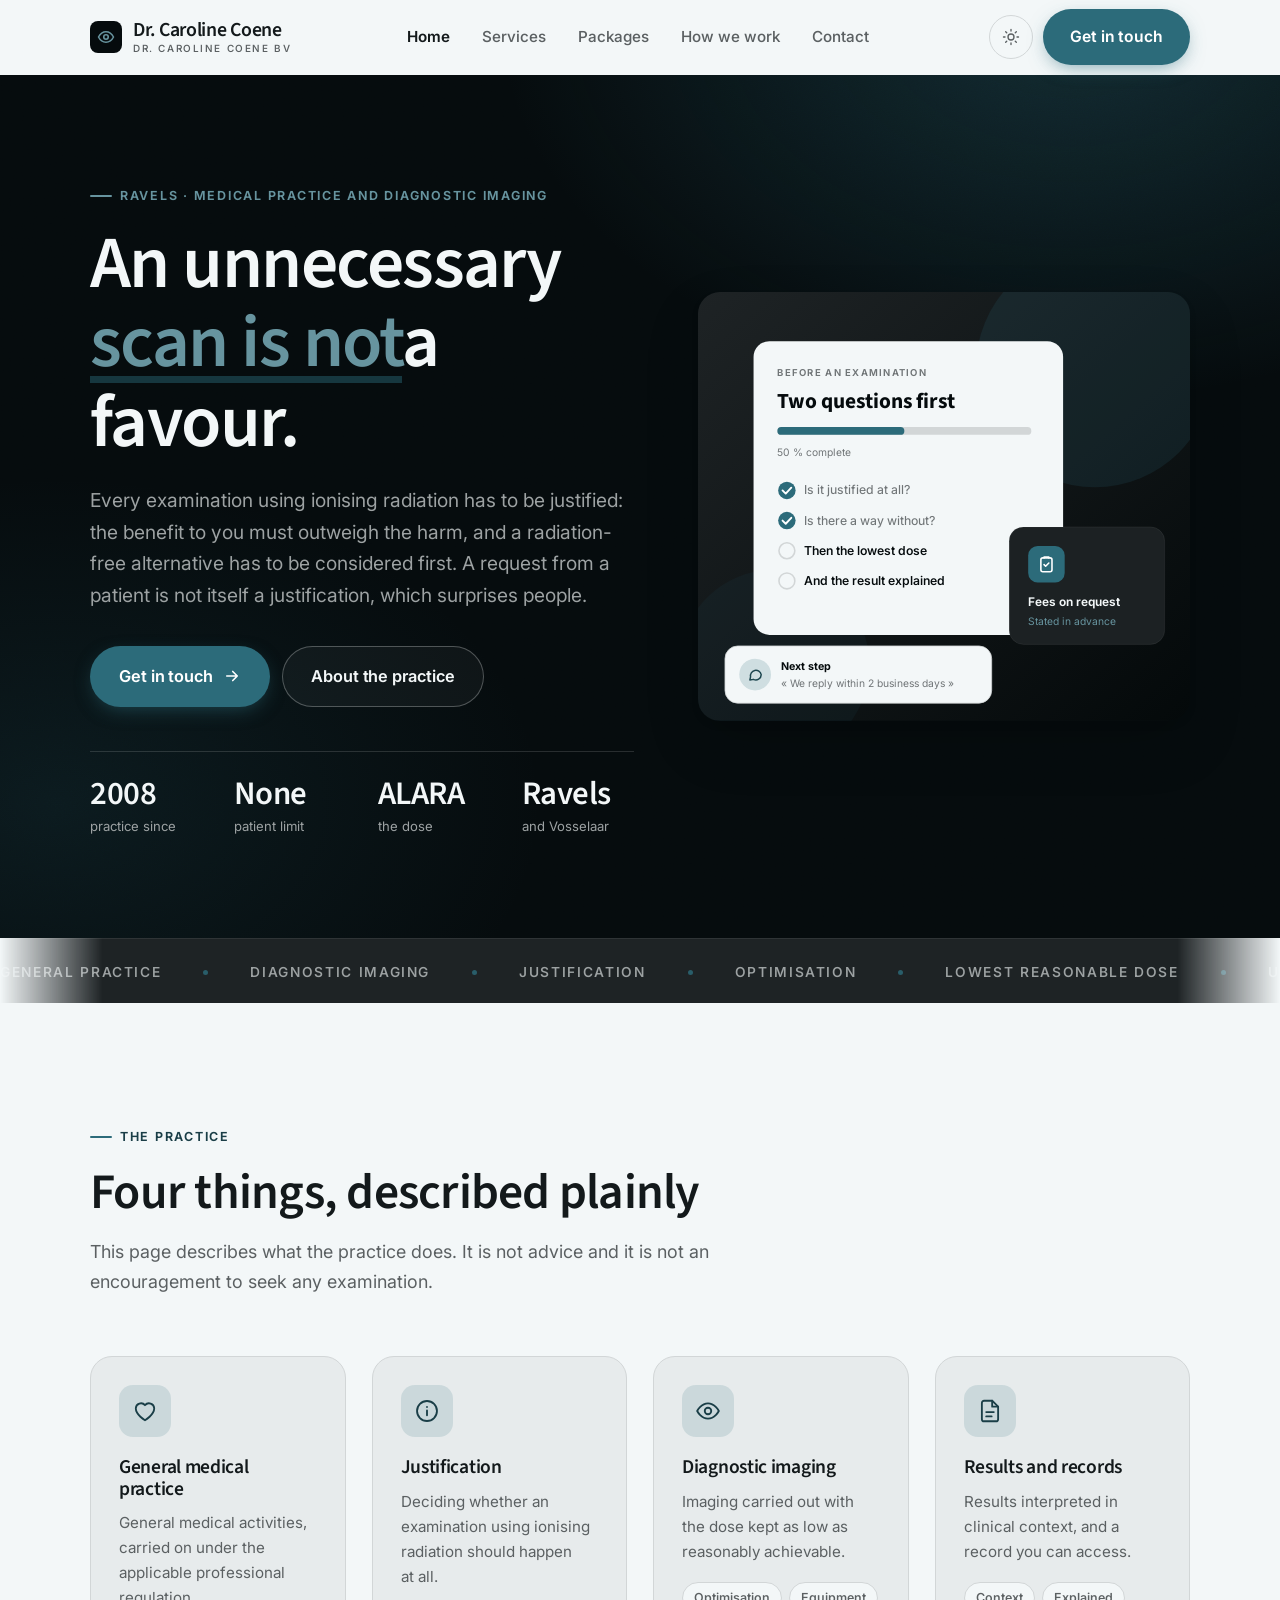
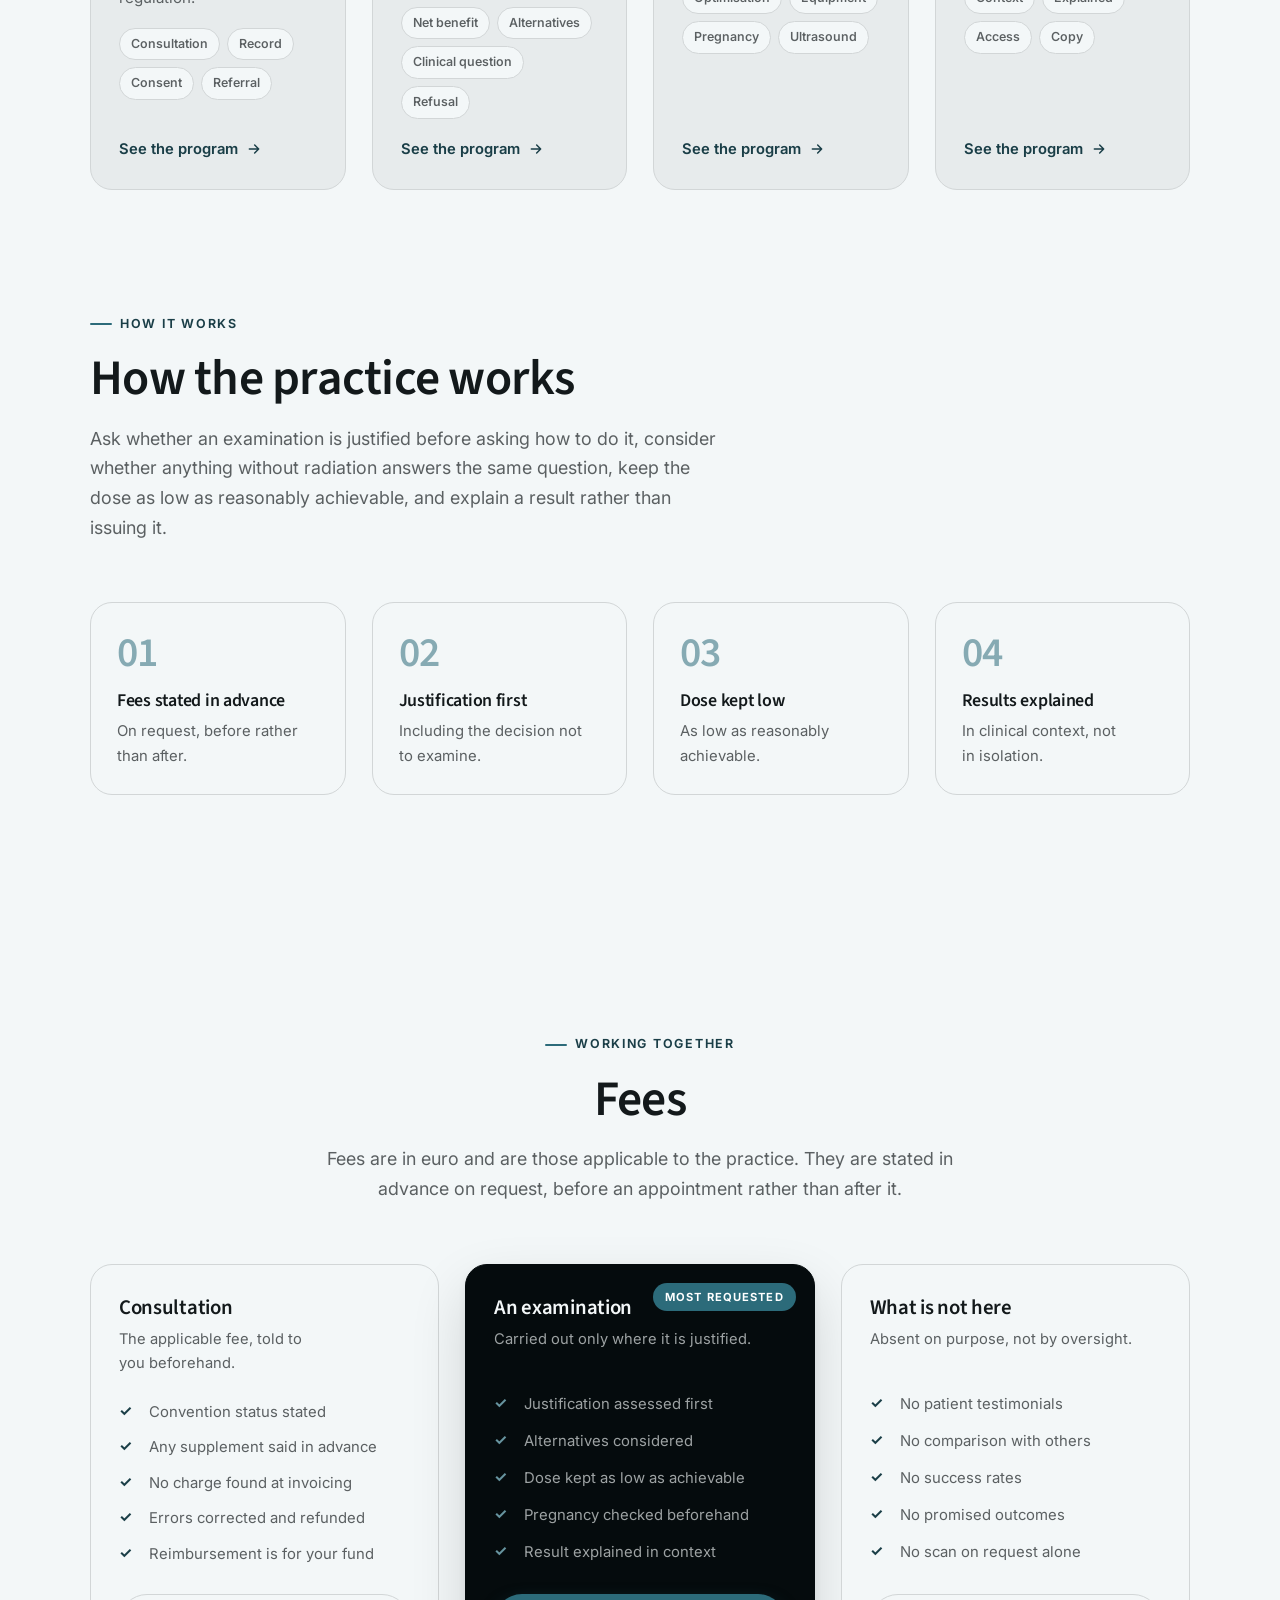
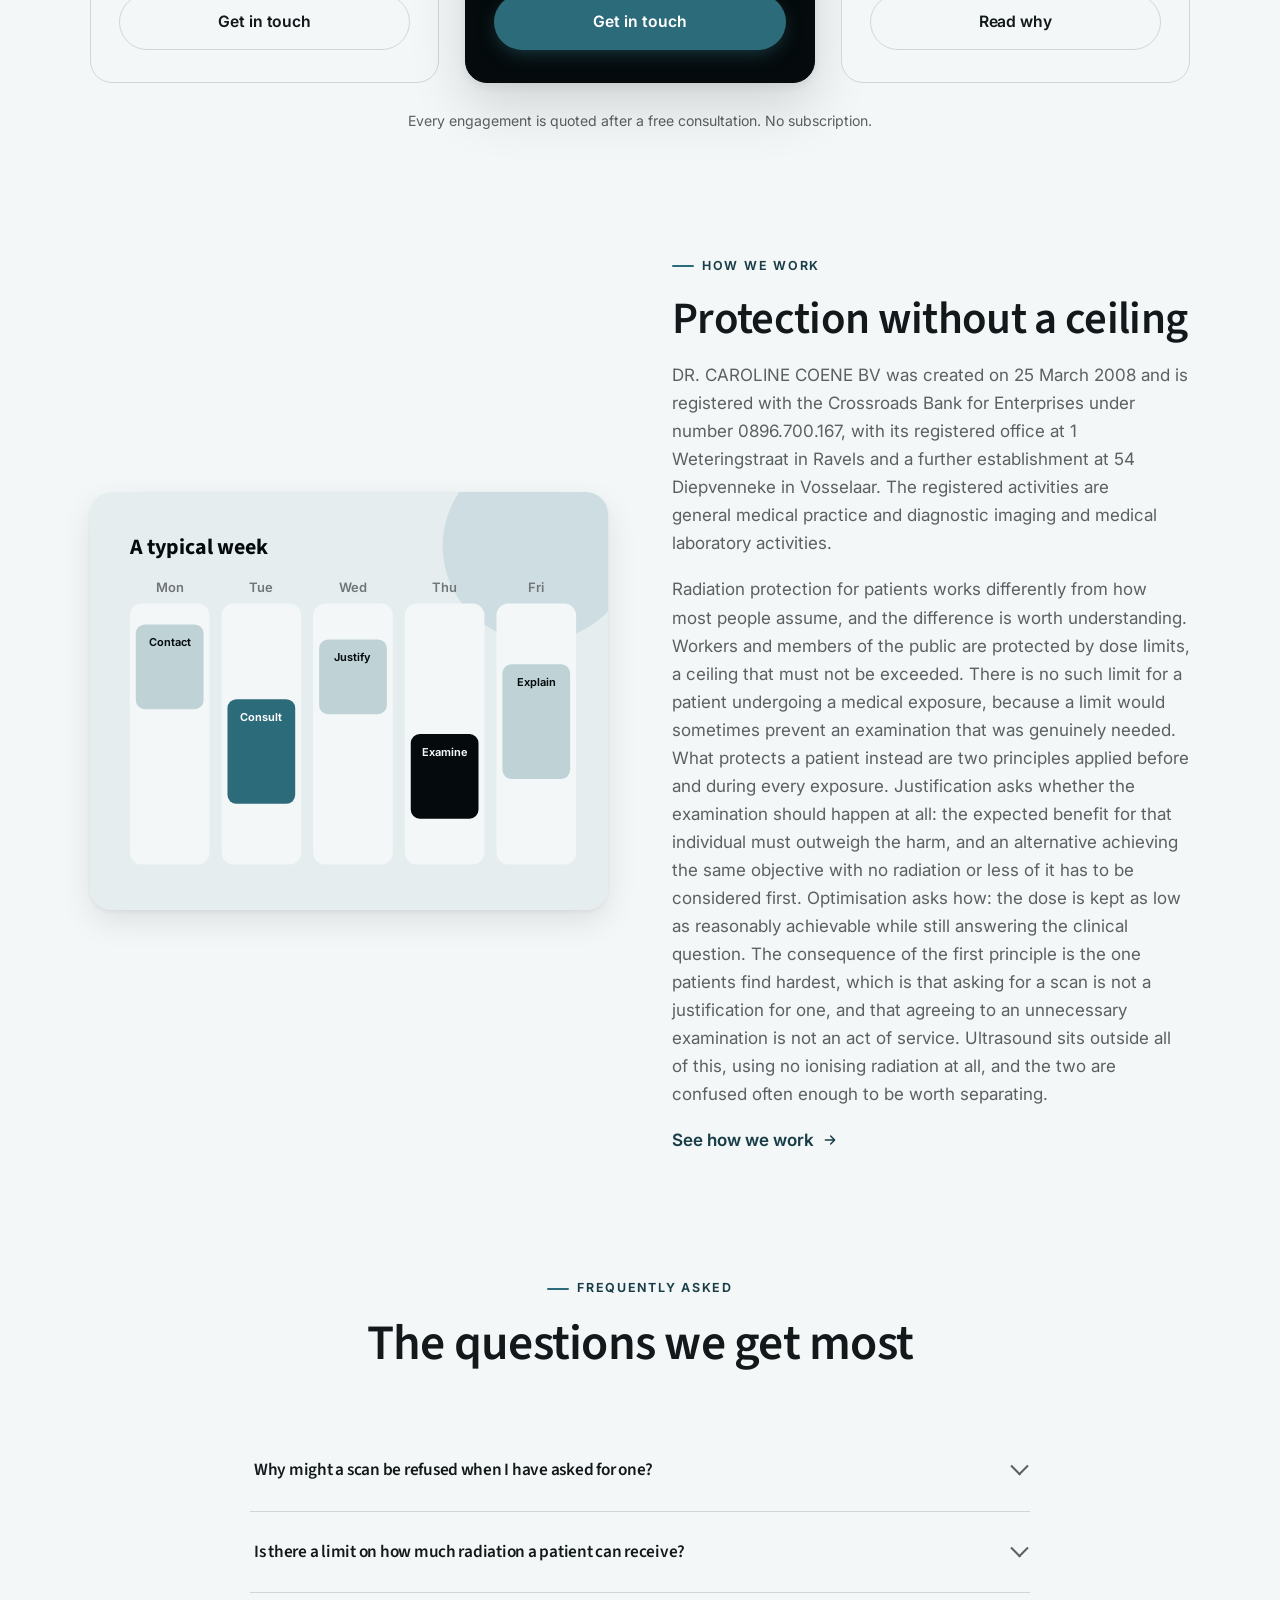
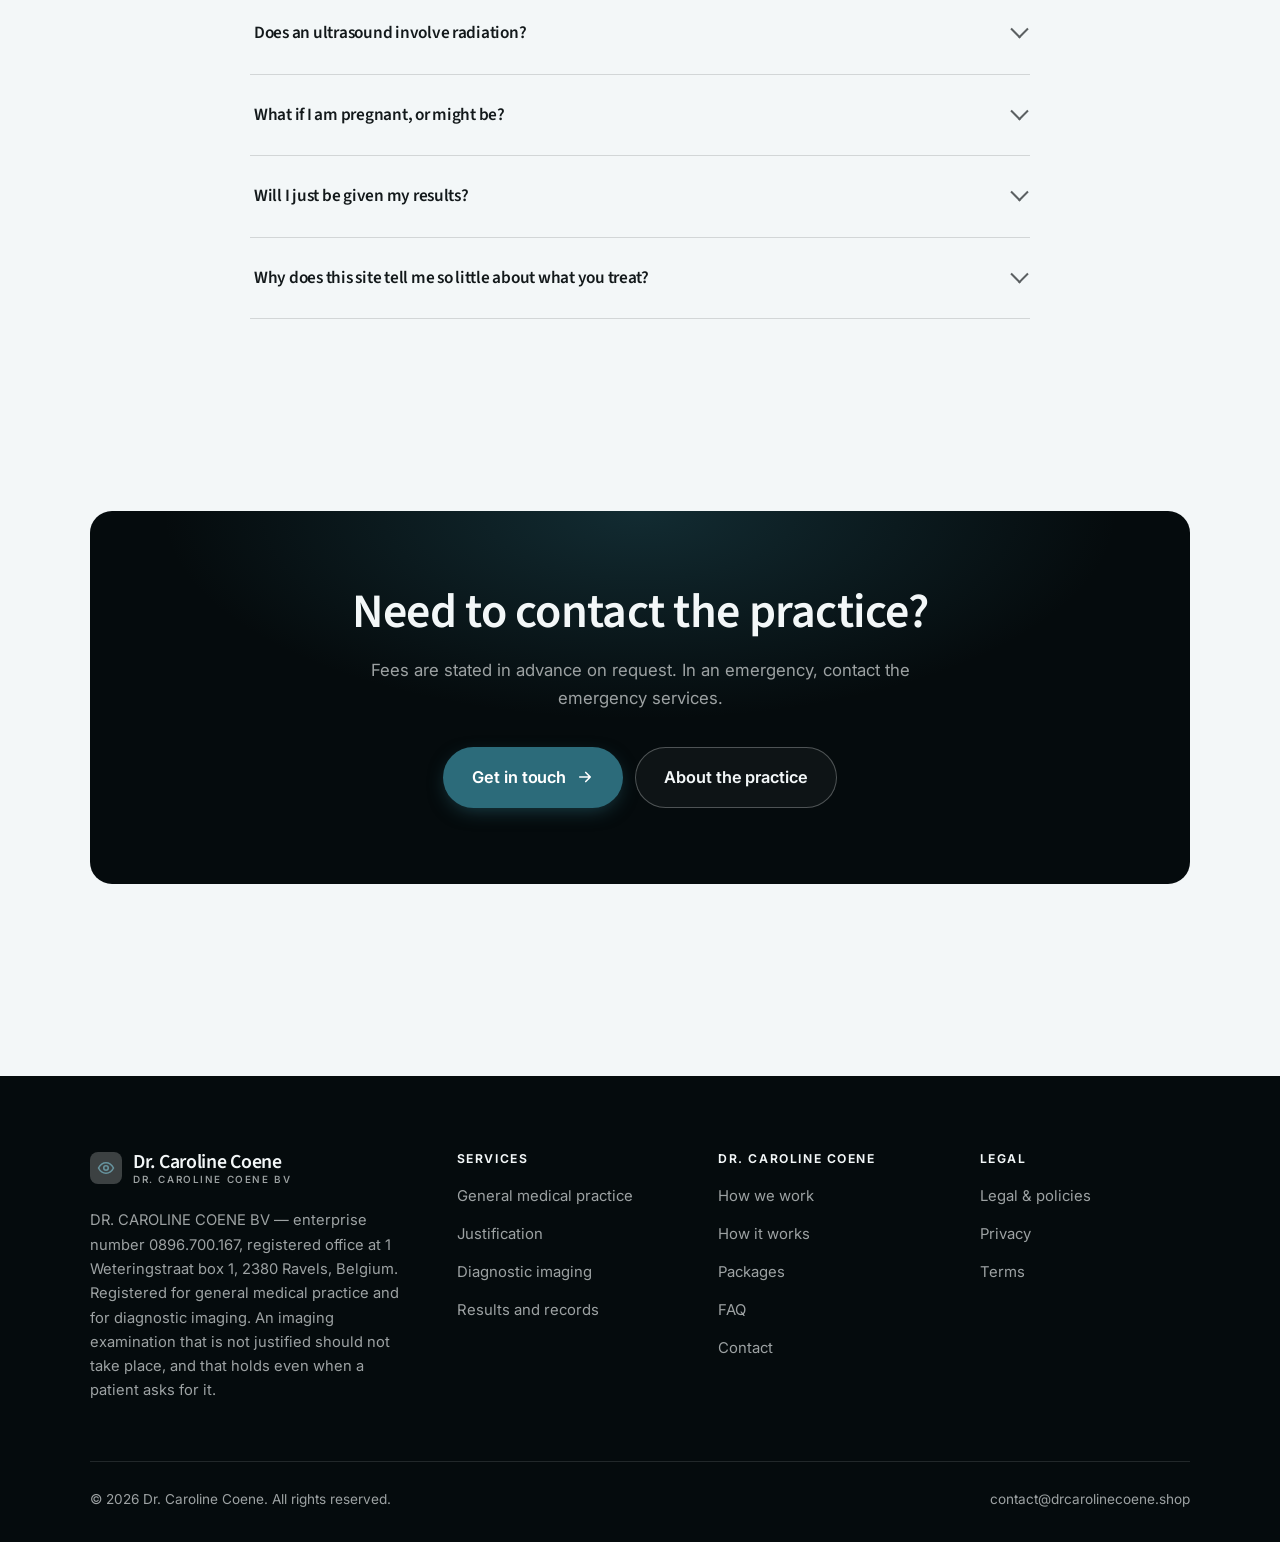
<file: index.html>
<!DOCTYPE html>
<html lang="en" class="no-js">
<head>
<meta charset="utf-8">
<meta name="viewport" content="width=device-width, initial-scale=1">
<title>DR. CAROLINE COENE — medical practice and imaging, Ravels</title>
<meta name="description" content="DR. CAROLINE COENE BV in Ravels: general medical practice and diagnostic imaging. Justification before any examination using ionising radiation.">
<link rel="canonical" href="https://drcarolinecoene.shop/">

<meta property="og:type" content="website">
<meta property="og:url" content="https://drcarolinecoene.shop/">
<meta property="og:site_name" content="Dr. Caroline Coene">
<meta property="og:locale" content="en_US">
<meta property="og:title" content="DR. CAROLINE COENE — medical practice and imaging, Ravels">
<meta property="og:description" content="DR. CAROLINE COENE BV in Ravels: general medical practice and diagnostic imaging. Justification before any examination using ionising radiation.">
<meta name="theme-color" content="#050b0d">

<link rel="icon" href="assets/img/favicon.svg" type="image/svg+xml">
<link rel="preconnect" href="https://fonts.googleapis.com">
<link rel="preconnect" href="https://fonts.gstatic.com" crossorigin>
<link rel="stylesheet" href="https://fonts.googleapis.com/css2?family=Source+Sans+3:wght@400..700&family=Inter:wght@400..700&display=swap">
<link rel="stylesheet" href="assets/css/style.css">

<!-- Thème appliqué avant le premier rendu (évite le flash) -->
<script>
document.documentElement.classList.remove('no-js');
(function(){try{var t=localStorage.getItem('site-theme');if(t){document.documentElement.setAttribute('data-theme',t);}}catch(e){}})();
</script>
<script type="application/ld+json">
{
  "@context": "https://schema.org",
  "@type": "Organization",
  "name": "Dr. Caroline Coene",
  "url": "https://drcarolinecoene.shop/",
  "email": "contact@drcarolinecoene.shop",
  "description": "DR. CAROLINE COENE BV in Ravels: general medical practice and diagnostic imaging. Justification before any examination using ionising radiation.",
  "areaServed": "US",
  "knowsLanguage": "en"
}
</script>
</head>

<body>
<a class="skip-link" href="#main">Skip to main content</a>

<header class="site-header">
  <nav class="wrap nav" aria-label="Main navigation">
    <a class="brand" href="index.html">
      <svg class="brand__mark" viewBox="0 0 64 64" aria-hidden="true">
        <rect class="bm-bg" width="64" height="64" rx="16"/>
        <g class="bm-ic" transform="translate(14 14) scale(1.5)" fill="none" stroke-width="2.1" stroke-linecap="round" stroke-linejoin="round"><path d="M2 12s3.6-7 10-7 10 7 10 7-3.6 7-10 7S2 12 2 12z"/><circle cx="12" cy="12" r="3"/></g>
      </svg>
      <span>Dr. Caroline Coene<span class="brand__sub">DR. CAROLINE COENE BV</span></span>
    </a>

    <ul class="nav__links" id="nav-links">
      <li><a href="index.html" aria-current="page">Home</a></li>
      <li><a href="programs.html">Services</a></li>
      <li><a href="index.html#pricing">Packages</a></li>
      <li><a href="about.html">How we work</a></li>
      <li><a href="contact.html">Contact</a></li>
      <li><a class="btn btn--primary" href="contact.html">Get in touch</a></li>
    </ul>

    <div class="nav__cta">
      <button class="theme-toggle" type="button" aria-label="Switch to dark theme">
        <svg class="icon-sun" viewBox="0 0 24 24" fill="none" stroke="currentColor" stroke-width="1.8" stroke-linecap="round" aria-hidden="true"><circle cx="12" cy="12" r="4"/><path d="M12 2v2m0 16v2M2 12h2m16 0h2M4.9 4.9l1.4 1.4m11.4 11.4 1.4 1.4M19.1 4.9l-1.4 1.4M6.3 17.7l-1.4 1.4"/></svg>
        <svg class="icon-moon" viewBox="0 0 24 24" fill="none" stroke="currentColor" stroke-width="1.8" stroke-linecap="round" stroke-linejoin="round" aria-hidden="true"><path d="M21 12.8A9 9 0 1 1 11.2 3a7 7 0 0 0 9.8 9.8z"/></svg>
      </button>
      <a class="btn btn--primary" href="contact.html">Get in touch</a>
      <button class="nav__toggle" type="button" aria-expanded="false" aria-controls="nav-links" aria-label="Open menu">
        <svg class="icon-open" viewBox="0 0 24 24" fill="none" stroke="currentColor" stroke-width="2" stroke-linecap="round" aria-hidden="true"><path d="M3 6h18M3 12h18M3 18h18"/></svg>
        <svg class="icon-close" viewBox="0 0 24 24" fill="none" stroke="currentColor" stroke-width="2" stroke-linecap="round" aria-hidden="true"><path d="M6 6l12 12M18 6L6 18"/></svg>
      </button>
    </div>
  </nav>
</header>

<main id="main">

<section class="hero">
  <div class="wrap hero__inner">
    <div>
      <span class="eyebrow hero__eyebrow">Ravels · Medical practice and diagnostic imaging</span>
      <h1>An unnecessary<br> <em>scan is not</em>a favour.</h1>
      <p class="hero__lede">Every examination using ionising radiation has to be justified: the benefit to you must outweigh the harm, and a radiation-free alternative has to be considered first. A request from a patient is not itself a justification, which surprises people.</p>

      <div class="hero__actions">
        <a class="btn btn--primary btn--lg" href="contact.html">Get in touch <svg viewBox="0 0 24 24" fill="none" stroke="currentColor" stroke-width="2.2" stroke-linecap="round" stroke-linejoin="round" aria-hidden="true"><path d="M5 12h14M13 6l6 6-6 6"/></svg></a>
        <a class="btn btn--on-dark btn--lg" href="programs.html">About the practice</a>
      </div>

      <ul class="hero__proof">
        <li><span class="stat__num">2008</span><span class="stat__label">practice since</span></li>
        <li><span class="stat__num">None</span><span class="stat__label">patient limit</span></li>
        <li><span class="stat__num">ALARA</span><span class="stat__label">the dose</span></li>
        <li><span class="stat__num">Ravels</span><span class="stat__label">and Vosselaar</span></li>
      </ul>
    </div>

    <div class="hero__art">
      <svg viewBox="0 0 620 540" role="img" aria-label="The two questions asked before any imaging examination using ionising radiation.">
        <defs>
          <linearGradient id="hbg" x1="0" y1="0" x2="1" y2="1">
            <stop offset="0" stop-color="#1e2325"/><stop offset="1" stop-color="#04090a"/>
          </linearGradient>
        </defs>
        <rect width="620" height="540" rx="22" fill="url(#hbg)"/>
        <circle cx="500" cy="96" r="150" fill="#2c6b7a" opacity=".16"/>
        <circle cx="96" cy="470" r="120" fill="#2c6b7a" opacity=".08"/>

        <g style="font-family: var(--font-body)">
          <!-- Carte programme -->
          <rect x="70" y="62" width="390" height="370" rx="20" fill="#f3f7f8"/>
          <text x="100" y="106" font-size="12" font-weight="650" letter-spacing="1.6" fill="#707577">BEFORE AN EXAMINATION</text>
          <text x="100" y="146" font-size="27" font-weight="700" fill="#050b0d" style="font-family: var(--font-display)">Two questions first</text>
          <rect x="100" y="170" width="320" height="10" rx="5" fill="#d2d6d7"/>
          <rect x="100" y="170" width="160" height="10" rx="5" fill="#2c6b7a"/>
          <text x="100" y="206" font-size="13" fill="#707577">50 % complete</text>
          <circle cx="112" cy="250" r="11" fill="#2c6b7a"/><path d="M106.5 250l4 4 7-7.5" fill="none" stroke="#ffffff" stroke-width="2.4" stroke-linecap="round" stroke-linejoin="round"/><text x="134" y="255" font-size="15.5" fill="#707577" font-weight="450">Is it justified at all?</text>
          <circle cx="112" cy="288" r="11" fill="#2c6b7a"/><path d="M106.5 288l4 4 7-7.5" fill="none" stroke="#ffffff" stroke-width="2.4" stroke-linecap="round" stroke-linejoin="round"/><text x="134" y="293" font-size="15.5" fill="#707577" font-weight="450">Is there a way without?</text>
          <circle cx="112" cy="326" r="10" fill="none" stroke="#d2d6d7" stroke-width="2"/><text x="134" y="331" font-size="15.5" fill="#050b0d" font-weight="560">Then the lowest dose</text>
          <circle cx="112" cy="364" r="10" fill="none" stroke="#d2d6d7" stroke-width="2"/><text x="134" y="369" font-size="15.5" fill="#050b0d" font-weight="560">And the result explained</text>

          <!-- Carte séance -->
          <rect x="392" y="296" width="196" height="148" rx="18" fill="#1c2123" stroke="#ffffff" stroke-opacity=".08"/>
          <rect x="416" y="320" width="46" height="46" rx="12" fill="#2c6b7a"/>
          <g transform="translate(427 331)" fill="none" stroke="#ffffff" color="#ffffff" stroke-width="2" stroke-linecap="round" stroke-linejoin="round"><rect x="5" y="4" width="14" height="17.5" rx="2.5"/><path d="M9 4V3h6v1M9 12.5l2 2 4-4"/></g>
          <text x="416" y="396" font-size="15" font-weight="650" fill="#f3f7f8">Fees on request</text>
          <text x="416" y="420" font-size="13" fill="#67949f">Stated in advance</text>

          <!-- Retour du coach -->
          <rect x="34" y="446" width="336" height="72" rx="16" fill="#f3f7f8" stroke="#d2d6d7"/>
          <circle cx="72" cy="482" r="20" fill="#cfdee1"/>
          <g transform="translate(62 472) scale(.84)" fill="none" stroke="#1d464f" stroke-width="2.2" stroke-linecap="round" stroke-linejoin="round"><path d="M21 12a8 8 0 0 1-11.6 7.1L4 20l1-4.6A8 8 0 1 1 21 12z"/></g>
          <text x="104" y="476" font-size="13.5" font-weight="700" fill="#050b0d">Next step</text>
          <text x="104" y="498" font-size="13" fill="#707577">« We reply within 2 business days »</text>
        </g>
      </svg>
    </div>
  </div>
</section>

<div class="marquee" aria-hidden="true">
  <div class="marquee__track"><span>General practice</span><span>Diagnostic imaging</span><span>Justification</span><span>Optimisation</span><span>Lowest reasonable dose</span><span>Ultrasound uses none</span><span>Results explained</span><span>Patient record access</span><span>Ravels</span><span>Since 2008</span><span>General practice</span><span>Diagnostic imaging</span><span>Justification</span><span>Optimisation</span><span>Lowest reasonable dose</span><span>Ultrasound uses none</span><span>Results explained</span><span>Patient record access</span><span>Ravels</span><span>Since 2008</span></div>
</div>

<section class="section wrap" id="programs">
  <div class="section-head reveal">
    <span class="eyebrow">The practice</span>
    <h2>Four things, described plainly</h2>
    <p>This page describes what the practice does. It is not advice and it is not an encouragement to seek any examination.</p>
  </div>
  <div class="grid grid--4 reveal-group">
    <a class="card" href="programs.html#practice">
      <div class="card__icon"><svg viewBox="0 0 24 24" fill="none" stroke="currentColor" stroke-width="1.7" stroke-linecap="round" stroke-linejoin="round" aria-hidden="true"><path d="M12 20.5s-8.5-4.8-8.5-11A4.8 4.8 0 0 1 12 6.6a4.8 4.8 0 0 1 8.5 2.9c0 6.2-8.5 11-8.5 11z"/></svg></div>
      <h3>General medical practice</h3>
      <p>General medical activities, carried on under the applicable professional regulation.</p>
      <ul class="tags"><li>Consultation</li><li>Record</li><li>Consent</li><li>Referral</li></ul>
      <span class="arrow-link">See the program <svg viewBox="0 0 24 24" fill="none" stroke="currentColor" stroke-width="2.2" stroke-linecap="round" stroke-linejoin="round" aria-hidden="true"><path d="M5 12h14M13 6l6 6-6 6"/></svg></span>
    </a>
    <a class="card" href="programs.html#justification">
      <div class="card__icon"><svg viewBox="0 0 24 24" fill="none" stroke="currentColor" stroke-width="1.7" stroke-linecap="round" stroke-linejoin="round" aria-hidden="true"><circle cx="12" cy="12" r="9.2"/><path d="M12 16v-4.5M12 8.2v.1"/></svg></div>
      <h3>Justification</h3>
      <p>Deciding whether an examination using ionising radiation should happen at all.</p>
      <ul class="tags"><li>Net benefit</li><li>Alternatives</li><li>Clinical question</li><li>Refusal</li></ul>
      <span class="arrow-link">See the program <svg viewBox="0 0 24 24" fill="none" stroke="currentColor" stroke-width="2.2" stroke-linecap="round" stroke-linejoin="round" aria-hidden="true"><path d="M5 12h14M13 6l6 6-6 6"/></svg></span>
    </a>
    <a class="card" href="programs.html#imaging">
      <div class="card__icon"><svg viewBox="0 0 24 24" fill="none" stroke="currentColor" stroke-width="1.7" stroke-linecap="round" stroke-linejoin="round" aria-hidden="true"><path d="M2 12s3.6-7 10-7 10 7 10 7-3.6 7-10 7S2 12 2 12z"/><circle cx="12" cy="12" r="3"/></svg></div>
      <h3>Diagnostic imaging</h3>
      <p>Imaging carried out with the dose kept as low as reasonably achievable.</p>
      <ul class="tags"><li>Optimisation</li><li>Equipment</li><li>Pregnancy</li><li>Ultrasound</li></ul>
      <span class="arrow-link">See the program <svg viewBox="0 0 24 24" fill="none" stroke="currentColor" stroke-width="2.2" stroke-linecap="round" stroke-linejoin="round" aria-hidden="true"><path d="M5 12h14M13 6l6 6-6 6"/></svg></span>
    </a>
    <a class="card" href="programs.html#results">
      <div class="card__icon"><svg viewBox="0 0 24 24" fill="none" stroke="currentColor" stroke-width="1.7" stroke-linecap="round" stroke-linejoin="round" aria-hidden="true"><path d="M14 2.5H6.5A2 2 0 0 0 4.5 4.5v15a2 2 0 0 0 2 2h11a2 2 0 0 0 2-2V8z"/><path d="M14 2.5V8h5.5M8.5 13h7M8.5 17h5"/></svg></div>
      <h3>Results and records</h3>
      <p>Results interpreted in clinical context, and a record you can access.</p>
      <ul class="tags"><li>Context</li><li>Explained</li><li>Access</li><li>Copy</li></ul>
      <span class="arrow-link">See the program <svg viewBox="0 0 24 24" fill="none" stroke="currentColor" stroke-width="2.2" stroke-linecap="round" stroke-linejoin="round" aria-hidden="true"><path d="M5 12h14M13 6l6 6-6 6"/></svg></span>
    </a>
  </div>
</section>

<section class="section section--flush wrap" id="how-it-works">
  <div class="section-head reveal">
    <span class="eyebrow">How it works</span>
    <h2>How the practice works</h2>
    <p>Ask whether an examination is justified before asking how to do it, consider whether anything without radiation answers the same question, keep the dose as low as reasonably achievable, and explain a result rather than issuing it.</p>
  </div>
  <div class="grid grid--4 steps reveal-group">
    <article class="step">
      <h3>Fees stated in advance</h3>
      <p>On request, before rather than after.</p>
    </article>
    <article class="step">
      <h3>Justification first</h3>
      <p>Including the decision not to examine.</p>
    </article>
    <article class="step">
      <h3>Dose kept low</h3>
      <p>As low as reasonably achievable.</p>
    </article>
    <article class="step">
      <h3>Results explained</h3>
      <p>In clinical context, not in isolation.</p>
    </article>
  </div>
</section>

<section class="section wrap" id="pricing">
  <div class="section-head section-head--center reveal">
    <span class="eyebrow">Working together</span>
    <h2>Fees</h2>
    <p>Fees are in euro and are those applicable to the practice. They are stated in advance on request, before an appointment rather than after it.</p>
  </div>
  <div class="grid grid--3 plans reveal-group">
    <article class="plan">
      
      <h3>Consultation</h3>
      <p class="plan__desc">The applicable fee, told to you beforehand.</p>
      
      <ul class="plan__features">
        <li>Convention status stated</li>
        <li>Any supplement said in advance</li>
        <li>No charge found at invoicing</li>
        <li>Errors corrected and refunded</li>
        <li>Reimbursement is for your fund</li>
      </ul>
      <a class="btn btn--ghost btn--block" href="contact.html">Get in touch</a>
    </article>
    <article class="plan plan--featured">
      <span class="plan__tag">Most requested</span>
      <h3>An examination</h3>
      <p class="plan__desc">Carried out only where it is justified.</p>
      
      <ul class="plan__features">
        <li>Justification assessed first</li>
        <li>Alternatives considered</li>
        <li>Dose kept as low as achievable</li>
        <li>Pregnancy checked beforehand</li>
        <li>Result explained in context</li>
      </ul>
      <a class="btn btn--primary btn--block" href="contact.html">Get in touch</a>
    </article>
    <article class="plan">
      
      <h3>What is not here</h3>
      <p class="plan__desc">Absent on purpose, not by oversight.</p>
      
      <ul class="plan__features">
        <li>No patient testimonials</li>
        <li>No comparison with others</li>
        <li>No success rates</li>
        <li>No promised outcomes</li>
        <li>No scan on request alone</li>
      </ul>
      <a class="btn btn--ghost btn--block" href="contact.html">Read why</a>
    </article>
  </div>
  <p class="plans-note">Every engagement is quoted after a free consultation. No subscription.</p>
</section>

<section class="section section--flush wrap">
  <div class="split reveal">
    <div class="split__art">
      <svg viewBox="0 0 520 420" role="img" aria-label="Example of a typical week: Contact, Consult, Justify, Examine, Explain.">
        <rect width="520" height="420" rx="20" fill="#e5edef"/>
        <circle cx="450" cy="54" r="96" fill="#2c6b7a" opacity=".12"/>
        <g style="font-family: var(--font-body)">
        <text x="40" y="62" font-size="22" font-weight="700" fill="#050b0d" style="font-family: var(--font-display)">A typical week</text>
        <text x="80" y="100" text-anchor="middle" font-size="13" font-weight="600" fill="#707577">Mon</text>
        <rect x="40" y="112" width="80" height="262" rx="12" fill="#f3f7f8"/>
        <rect x="46" y="133" width="68" height="85" rx="9" fill="#bfd3d7"/>
        <text x="80" y="155" text-anchor="middle" font-size="11" font-weight="650" fill="#050b0d">Contact</text>
        <text x="172" y="100" text-anchor="middle" font-size="13" font-weight="600" fill="#707577">Tue</text>
        <rect x="132" y="112" width="80" height="262" rx="12" fill="#f3f7f8"/>
        <rect x="138" y="208" width="68" height="105" rx="9" fill="#2c6b7a"/>
        <text x="172" y="230" text-anchor="middle" font-size="11" font-weight="650" fill="#ffffff">Consult</text>
        <text x="264" y="100" text-anchor="middle" font-size="13" font-weight="600" fill="#707577">Wed</text>
        <rect x="224" y="112" width="80" height="262" rx="12" fill="#f3f7f8"/>
        <rect x="230" y="148" width="68" height="75" rx="9" fill="#bfd3d7"/>
        <text x="264" y="170" text-anchor="middle" font-size="11" font-weight="650" fill="#050b0d">Justify</text>
        <text x="356" y="100" text-anchor="middle" font-size="13" font-weight="600" fill="#707577">Thu</text>
        <rect x="316" y="112" width="80" height="262" rx="12" fill="#f3f7f8"/>
        <rect x="322" y="243" width="68" height="85" rx="9" fill="#050b0d"/>
        <text x="356" y="265" text-anchor="middle" font-size="11" font-weight="650" fill="#f3f7f8">Examine</text>
        <text x="448" y="100" text-anchor="middle" font-size="13" font-weight="600" fill="#707577">Fri</text>
        <rect x="408" y="112" width="80" height="262" rx="12" fill="#f3f7f8"/>
        <rect x="414" y="173" width="68" height="115" rx="9" fill="#bfd3d7"/>
        <text x="448" y="195" text-anchor="middle" font-size="11" font-weight="650" fill="#050b0d">Explain</text>
        </g>
      </svg>
    </div>
    <div>
      <span class="eyebrow">How we work</span>
      <h2>Protection without a ceiling</h2>
      <p>DR. CAROLINE COENE BV was created on 25 March 2008 and is registered with the Crossroads Bank for Enterprises under number 0896.700.167, with its registered office at 1 Weteringstraat in Ravels and a further establishment at 54 Diepvenneke in Vosselaar. The registered activities are general medical practice and diagnostic imaging and medical laboratory activities.</p>
      <p>Radiation protection for patients works differently from how most people assume, and the difference is worth understanding. Workers and members of the public are protected by dose limits, a ceiling that must not be exceeded. There is no such limit for a patient undergoing a medical exposure, because a limit would sometimes prevent an examination that was genuinely needed. What protects a patient instead are two principles applied before and during every exposure. Justification asks whether the examination should happen at all: the expected benefit for that individual must outweigh the harm, and an alternative achieving the same objective with no radiation or less of it has to be considered first. Optimisation asks how: the dose is kept as low as reasonably achievable while still answering the clinical question. The consequence of the first principle is the one patients find hardest, which is that asking for a scan is not a justification for one, and that agreeing to an unnecessary examination is not an act of service. Ultrasound sits outside all of this, using no ionising radiation at all, and the two are confused often enough to be worth separating.</p>
      <p><a class="arrow-link" href="about.html">See how we work <svg viewBox="0 0 24 24" fill="none" stroke="currentColor" stroke-width="2.2" stroke-linecap="round" stroke-linejoin="round" aria-hidden="true"><path d="M5 12h14M13 6l6 6-6 6"/></svg></a></p>
    </div>
  </div>
</section>

<section class="section section--flush wrap" id="faq">
  <div class="section-head section-head--center reveal">
    <span class="eyebrow">Frequently asked</span>
    <h2>The questions we get most</h2>
  </div>
  <div class="faq reveal">
    <details>
      <summary>Why might a scan be refused when I have asked for one?</summary>
      <p>Because an examination using ionising radiation has to be justified, and a request is not itself a justification. The expected benefit for you must outweigh the harm the exposure causes, and an alternative achieving the same thing without radiation has to be considered. Carrying out an unjustified examination is an exposure with nothing on the other side of the scale, and it can also produce a finding that leads to further investigation without ever helping you.</p>
    </details>
    <details>
      <summary>Is there a limit on how much radiation a patient can receive?</summary>
      <p>No, and that surprises people. Dose limits apply to workers and to the public, but not to a patient undergoing a medical exposure, because a ceiling would sometimes block an examination that was genuinely necessary. Protection is delivered instead through justification, deciding whether the exposure should happen, and optimisation, keeping the dose as low as reasonably achievable for the diagnostic purpose.</p>
    </details>
    <details>
      <summary>Does an ultrasound involve radiation?</summary>
      <p>No. Ultrasound uses no ionising radiation at all, so the justification and optimisation framework described here does not apply to it in the same way. The two get confused constantly, which is why they are separated plainly. If a question can be answered with ultrasound rather than with an examination using radiation, that is exactly the sort of alternative the justification principle requires to be considered.</p>
    </details>
    <details>
      <summary>What if I am pregnant, or might be?</summary>
      <p>Tell the practice before any examination involving ionising radiation, and tell us even if you are unsure. The information changes the assessment, sometimes changes the technique and sometimes means the examination is deferred or replaced. It is not an awkward question and nobody minds being told after the fact that the answer turned out to be no.</p>
    </details>
    <details>
      <summary>Will I just be given my results?</summary>
      <p>You will be given them and they will be explained. A result read in isolation misleads more often than it informs, because the meaning of a finding depends on the clinical picture it sits in. You also have a right to a carefully kept record, a right of access to it and a right to obtain a copy, along with the right to information, to free and informed consent and to bring a complaint to the competent mediation service.</p>
    </details>
    <details>
      <summary>Why does this site tell me so little about what you treat?</summary>
      <p>Because the rules governing what a doctor may say publicly exclude comparisons with other practitioners, claims of superiority, patient testimonials, success rates and any promise about an outcome. A page containing those would be both prohibited and untrue in the way an advertisement needs them to be. What belongs here is practical information, which is why radiation protection and your rights take up the space instead.</p>
    </details>
  </div>
</section>

<section class="wrap section--tight">
  <div class="cta-band reveal">
    <h2>Need to contact the practice?</h2>
    <p>Fees are stated in advance on request. In an emergency, contact the emergency services.</p>
    <div class="hero__actions">
      <a class="btn btn--primary btn--lg" href="contact.html">Get in touch <svg viewBox="0 0 24 24" fill="none" stroke="currentColor" stroke-width="2.2" stroke-linecap="round" stroke-linejoin="round" aria-hidden="true"><path d="M5 12h14M13 6l6 6-6 6"/></svg></a>
      <a class="btn btn--on-dark btn--lg" href="programs.html">About the practice</a>
    </div>
  </div>
</section>

</main>

<footer class="site-footer">
  <div class="wrap">
    <div class="footer__grid">
      <div class="footer__brand">
        <a class="brand" href="index.html">
          <svg class="brand__mark" viewBox="0 0 64 64" aria-hidden="true">
        <rect class="bm-bg" width="64" height="64" rx="16"/>
        <g class="bm-ic" transform="translate(14 14) scale(1.5)" fill="none" stroke-width="2.1" stroke-linecap="round" stroke-linejoin="round"><path d="M2 12s3.6-7 10-7 10 7 10 7-3.6 7-10 7S2 12 2 12z"/><circle cx="12" cy="12" r="3"/></g>
      </svg>
          <span>Dr. Caroline Coene<span class="brand__sub">DR. CAROLINE COENE BV</span></span>
        </a>
        <p>DR. CAROLINE COENE BV — enterprise number 0896.700.167, registered office at 1 Weteringstraat box 1, 2380 Ravels, Belgium. Registered for general medical practice and for diagnostic imaging. An imaging examination that is not justified should not take place, and that holds even when a patient asks for it.</p>
      </div>

      <div class="footer__col">
        <h4>Services</h4>
        <ul>
          <li><a href="programs.html#practice">General medical practice</a></li>
          <li><a href="programs.html#justification">Justification</a></li>
          <li><a href="programs.html#imaging">Diagnostic imaging</a></li>
          <li><a href="programs.html#results">Results and records</a></li>
        </ul>
      </div>

      <div class="footer__col">
        <h4>Dr. Caroline Coene</h4>
        <ul>
          <li><a href="about.html">How we work</a></li>
          <li><a href="index.html#how-it-works">How it works</a></li>
          <li><a href="index.html#pricing">Packages</a></li>
          <li><a href="index.html#faq">FAQ</a></li>
          <li><a href="contact.html">Contact</a></li>
        </ul>
      </div>

      <div class="footer__col">
        <h4>Legal</h4>
        <ul>
          <li><a href="legal.html">Legal &amp; policies</a></li>
          <li><a href="legal.html#privacy">Privacy</a></li>
          <li><a href="legal.html#terms">Terms</a></li>
        </ul>
      </div>
    </div>

    <div class="footer__bottom">
      <p>© <span data-year>2026</span> Dr. Caroline Coene. All rights reserved.</p>
      <p><a href="mailto:contact@drcarolinecoene.shop">contact@drcarolinecoene.shop</a></p>
    </div>
  </div>
</footer>

<script src="assets/js/main.js" defer></script>
</body>
</html>
</file>
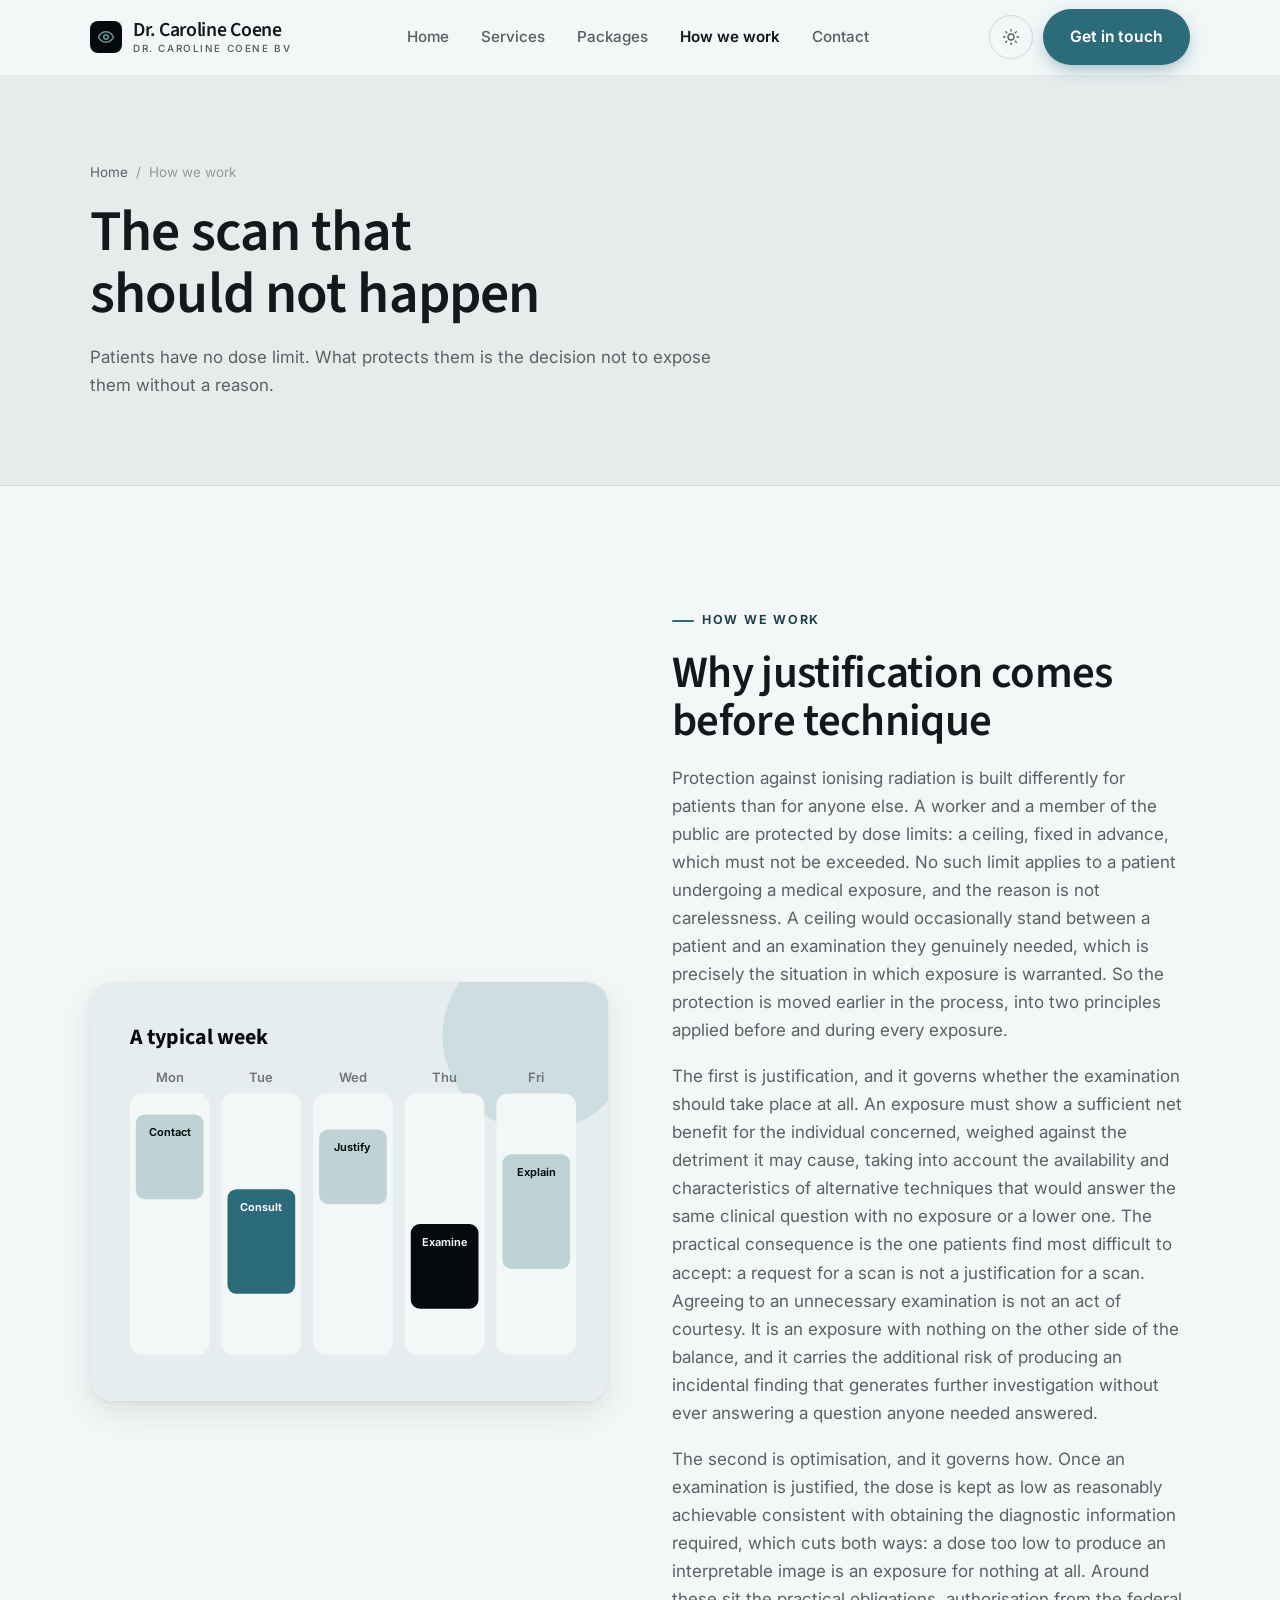
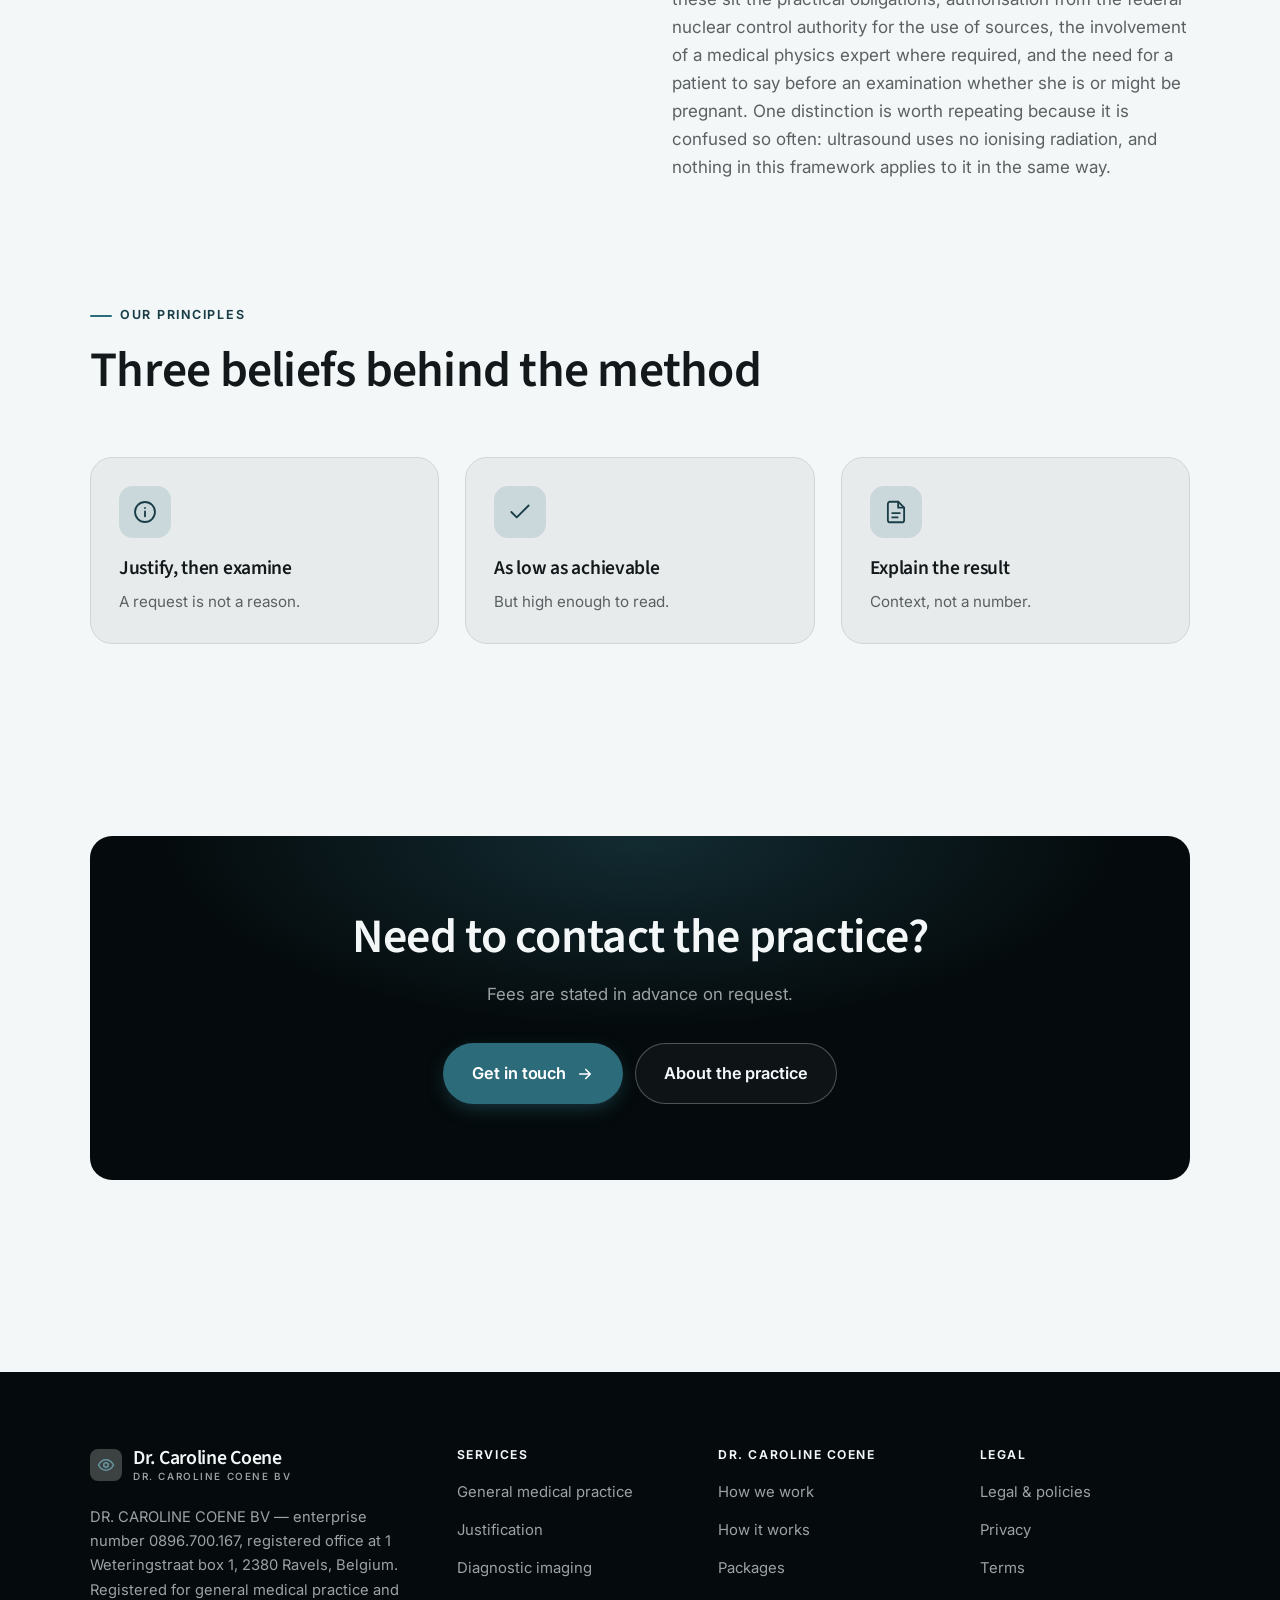
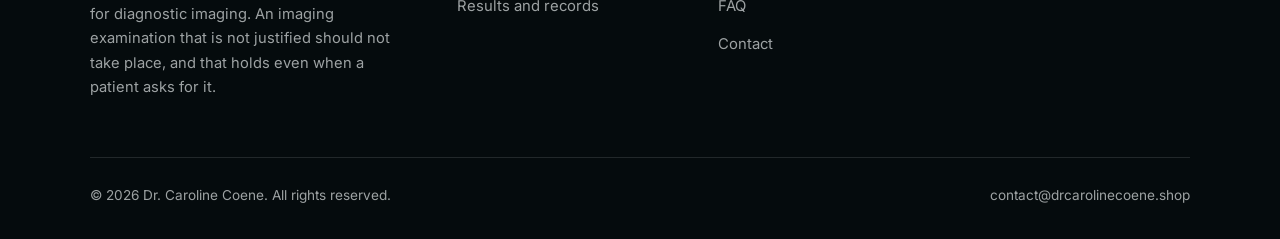
<file: about.html>
<!DOCTYPE html>
<html lang="en" class="no-js">
<head>
<meta charset="utf-8">
<meta name="viewport" content="width=device-width, initial-scale=1">
<title>How we work — Dr. Caroline Coene</title>
<meta name="description" content="About DR. CAROLINE COENE BV, general medical practice and diagnostic imaging in Ravels, province of Antwerp, since 2008.">
<link rel="canonical" href="https://drcarolinecoene.shop/about.html">

<meta property="og:type" content="website">
<meta property="og:url" content="https://drcarolinecoene.shop/about.html">
<meta property="og:site_name" content="Dr. Caroline Coene">
<meta property="og:locale" content="en_US">
<meta property="og:title" content="How we work — Dr. Caroline Coene">
<meta property="og:description" content="About DR. CAROLINE COENE BV, general medical practice and diagnostic imaging in Ravels, province of Antwerp, since 2008.">
<meta name="theme-color" content="#050b0d">

<link rel="icon" href="assets/img/favicon.svg" type="image/svg+xml">
<link rel="preconnect" href="https://fonts.googleapis.com">
<link rel="preconnect" href="https://fonts.gstatic.com" crossorigin>
<link rel="stylesheet" href="https://fonts.googleapis.com/css2?family=Source+Sans+3:wght@400..700&family=Inter:wght@400..700&display=swap">
<link rel="stylesheet" href="assets/css/style.css">

<!-- Thème appliqué avant le premier rendu (évite le flash) -->
<script>
document.documentElement.classList.remove('no-js');
(function(){try{var t=localStorage.getItem('site-theme');if(t){document.documentElement.setAttribute('data-theme',t);}}catch(e){}})();
</script>
</head>

<body>
<a class="skip-link" href="#main">Skip to main content</a>

<header class="site-header">
  <nav class="wrap nav" aria-label="Main navigation">
    <a class="brand" href="index.html">
      <svg class="brand__mark" viewBox="0 0 64 64" aria-hidden="true">
        <rect class="bm-bg" width="64" height="64" rx="16"/>
        <g class="bm-ic" transform="translate(14 14) scale(1.5)" fill="none" stroke-width="2.1" stroke-linecap="round" stroke-linejoin="round"><path d="M2 12s3.6-7 10-7 10 7 10 7-3.6 7-10 7S2 12 2 12z"/><circle cx="12" cy="12" r="3"/></g>
      </svg>
      <span>Dr. Caroline Coene<span class="brand__sub">DR. CAROLINE COENE BV</span></span>
    </a>

    <ul class="nav__links" id="nav-links">
      <li><a href="index.html">Home</a></li>
      <li><a href="programs.html">Services</a></li>
      <li><a href="index.html#pricing">Packages</a></li>
      <li><a href="about.html" aria-current="page">How we work</a></li>
      <li><a href="contact.html">Contact</a></li>
      <li><a class="btn btn--primary" href="contact.html">Get in touch</a></li>
    </ul>

    <div class="nav__cta">
      <button class="theme-toggle" type="button" aria-label="Switch to dark theme">
        <svg class="icon-sun" viewBox="0 0 24 24" fill="none" stroke="currentColor" stroke-width="1.8" stroke-linecap="round" aria-hidden="true"><circle cx="12" cy="12" r="4"/><path d="M12 2v2m0 16v2M2 12h2m16 0h2M4.9 4.9l1.4 1.4m11.4 11.4 1.4 1.4M19.1 4.9l-1.4 1.4M6.3 17.7l-1.4 1.4"/></svg>
        <svg class="icon-moon" viewBox="0 0 24 24" fill="none" stroke="currentColor" stroke-width="1.8" stroke-linecap="round" stroke-linejoin="round" aria-hidden="true"><path d="M21 12.8A9 9 0 1 1 11.2 3a7 7 0 0 0 9.8 9.8z"/></svg>
      </button>
      <a class="btn btn--primary" href="contact.html">Get in touch</a>
      <button class="nav__toggle" type="button" aria-expanded="false" aria-controls="nav-links" aria-label="Open menu">
        <svg class="icon-open" viewBox="0 0 24 24" fill="none" stroke="currentColor" stroke-width="2" stroke-linecap="round" aria-hidden="true"><path d="M3 6h18M3 12h18M3 18h18"/></svg>
        <svg class="icon-close" viewBox="0 0 24 24" fill="none" stroke="currentColor" stroke-width="2" stroke-linecap="round" aria-hidden="true"><path d="M6 6l12 12M18 6L6 18"/></svg>
      </button>
    </div>
  </nav>
</header>

<main id="main">

<section class="page-head">
  <div class="wrap">
    <nav class="breadcrumb" aria-label="Breadcrumb">
      <a href="index.html">Home</a><span>/</span><span aria-current="page">How we work</span>
    </nav>
    <h1>The scan that should not happen</h1>
    <p>Patients have no dose limit. What protects them is the decision not to expose them without a reason.</p>
  </div>
</section>

<section class="section wrap">
  <div class="split reveal">
    <div class="split__art">
      <svg viewBox="0 0 520 420" role="img" aria-label="Example of a typical week: Contact, Consult, Justify, Examine, Explain.">
        <rect width="520" height="420" rx="20" fill="#e5edef"/>
        <circle cx="450" cy="54" r="96" fill="#2c6b7a" opacity=".12"/>
        <g style="font-family: var(--font-body)">
        <text x="40" y="62" font-size="22" font-weight="700" fill="#050b0d" style="font-family: var(--font-display)">A typical week</text>
        <text x="80" y="100" text-anchor="middle" font-size="13" font-weight="600" fill="#707577">Mon</text>
        <rect x="40" y="112" width="80" height="262" rx="12" fill="#f3f7f8"/>
        <rect x="46" y="133" width="68" height="85" rx="9" fill="#bfd3d7"/>
        <text x="80" y="155" text-anchor="middle" font-size="11" font-weight="650" fill="#050b0d">Contact</text>
        <text x="172" y="100" text-anchor="middle" font-size="13" font-weight="600" fill="#707577">Tue</text>
        <rect x="132" y="112" width="80" height="262" rx="12" fill="#f3f7f8"/>
        <rect x="138" y="208" width="68" height="105" rx="9" fill="#2c6b7a"/>
        <text x="172" y="230" text-anchor="middle" font-size="11" font-weight="650" fill="#ffffff">Consult</text>
        <text x="264" y="100" text-anchor="middle" font-size="13" font-weight="600" fill="#707577">Wed</text>
        <rect x="224" y="112" width="80" height="262" rx="12" fill="#f3f7f8"/>
        <rect x="230" y="148" width="68" height="75" rx="9" fill="#bfd3d7"/>
        <text x="264" y="170" text-anchor="middle" font-size="11" font-weight="650" fill="#050b0d">Justify</text>
        <text x="356" y="100" text-anchor="middle" font-size="13" font-weight="600" fill="#707577">Thu</text>
        <rect x="316" y="112" width="80" height="262" rx="12" fill="#f3f7f8"/>
        <rect x="322" y="243" width="68" height="85" rx="9" fill="#050b0d"/>
        <text x="356" y="265" text-anchor="middle" font-size="11" font-weight="650" fill="#f3f7f8">Examine</text>
        <text x="448" y="100" text-anchor="middle" font-size="13" font-weight="600" fill="#707577">Fri</text>
        <rect x="408" y="112" width="80" height="262" rx="12" fill="#f3f7f8"/>
        <rect x="414" y="173" width="68" height="115" rx="9" fill="#bfd3d7"/>
        <text x="448" y="195" text-anchor="middle" font-size="11" font-weight="650" fill="#050b0d">Explain</text>
        </g>
      </svg>
    </div>
    <div>
      <span class="eyebrow">How we work</span>
      <h2>Why justification comes before technique</h2>
      <p>Protection against ionising radiation is built differently for patients than for anyone else. A worker and a member of the public are protected by dose limits: a ceiling, fixed in advance, which must not be exceeded. No such limit applies to a patient undergoing a medical exposure, and the reason is not carelessness. A ceiling would occasionally stand between a patient and an examination they genuinely needed, which is precisely the situation in which exposure is warranted. So the protection is moved earlier in the process, into two principles applied before and during every exposure.</p>
      <p>The first is justification, and it governs whether the examination should take place at all. An exposure must show a sufficient net benefit for the individual concerned, weighed against the detriment it may cause, taking into account the availability and characteristics of alternative techniques that would answer the same clinical question with no exposure or a lower one. The practical consequence is the one patients find most difficult to accept: a request for a scan is not a justification for a scan. Agreeing to an unnecessary examination is not an act of courtesy. It is an exposure with nothing on the other side of the balance, and it carries the additional risk of producing an incidental finding that generates further investigation without ever answering a question anyone needed answered.</p>
      <p>The second is optimisation, and it governs how. Once an examination is justified, the dose is kept as low as reasonably achievable consistent with obtaining the diagnostic information required, which cuts both ways: a dose too low to produce an interpretable image is an exposure for nothing at all. Around these sit the practical obligations, authorisation from the federal nuclear control authority for the use of sources, the involvement of a medical physics expert where required, and the need for a patient to say before an examination whether she is or might be pregnant. One distinction is worth repeating because it is confused so often: ultrasound uses no ionising radiation, and nothing in this framework applies to it in the same way.</p>
      <!--
        TO DO: add a short introduction of the coach (name, real background),
        with a photo if possible. Do not invent credentials — see README.md.
      -->
    </div>
  </div>
</section>

<section class="section section--flush wrap">
  <div class="section-head reveal">
    <span class="eyebrow">Our principles</span>
    <h2>Three beliefs behind the method</h2>
  </div>
  <div class="grid grid--3 reveal-group">
    <article class="card">
      <div class="card__icon"><svg viewBox="0 0 24 24" fill="none" stroke="currentColor" stroke-width="1.7" stroke-linecap="round" stroke-linejoin="round" aria-hidden="true"><circle cx="12" cy="12" r="9.2"/><path d="M12 16v-4.5M12 8.2v.1"/></svg></div>
      <h3>Justify, then examine</h3>
      <p>A request is not a reason.</p>
    </article>
    <article class="card">
      <div class="card__icon"><svg viewBox="0 0 24 24" fill="none" stroke="currentColor" stroke-width="1.7" stroke-linecap="round" stroke-linejoin="round" aria-hidden="true"><path d="M20 6 9 17l-5-5"/></svg></div>
      <h3>As low as achievable</h3>
      <p>But high enough to read.</p>
    </article>
    <article class="card">
      <div class="card__icon"><svg viewBox="0 0 24 24" fill="none" stroke="currentColor" stroke-width="1.7" stroke-linecap="round" stroke-linejoin="round" aria-hidden="true"><path d="M14 2.5H6.5A2 2 0 0 0 4.5 4.5v15a2 2 0 0 0 2 2h11a2 2 0 0 0 2-2V8z"/><path d="M14 2.5V8h5.5M8.5 13h7M8.5 17h5"/></svg></div>
      <h3>Explain the result</h3>
      <p>Context, not a number.</p>
    </article>
  </div>
</section>

<section class="wrap section--tight">
  <div class="cta-band reveal">
    <h2>Need to contact the practice?</h2>
    <p>Fees are stated in advance on request.</p>
    <div class="hero__actions">
      <a class="btn btn--primary btn--lg" href="contact.html">Get in touch <svg viewBox="0 0 24 24" fill="none" stroke="currentColor" stroke-width="2.2" stroke-linecap="round" stroke-linejoin="round" aria-hidden="true"><path d="M5 12h14M13 6l6 6-6 6"/></svg></a>
      <a class="btn btn--on-dark btn--lg" href="programs.html">About the practice</a>
    </div>
  </div>
</section>

</main>

<footer class="site-footer">
  <div class="wrap">
    <div class="footer__grid">
      <div class="footer__brand">
        <a class="brand" href="index.html">
          <svg class="brand__mark" viewBox="0 0 64 64" aria-hidden="true">
        <rect class="bm-bg" width="64" height="64" rx="16"/>
        <g class="bm-ic" transform="translate(14 14) scale(1.5)" fill="none" stroke-width="2.1" stroke-linecap="round" stroke-linejoin="round"><path d="M2 12s3.6-7 10-7 10 7 10 7-3.6 7-10 7S2 12 2 12z"/><circle cx="12" cy="12" r="3"/></g>
      </svg>
          <span>Dr. Caroline Coene<span class="brand__sub">DR. CAROLINE COENE BV</span></span>
        </a>
        <p>DR. CAROLINE COENE BV — enterprise number 0896.700.167, registered office at 1 Weteringstraat box 1, 2380 Ravels, Belgium. Registered for general medical practice and for diagnostic imaging. An imaging examination that is not justified should not take place, and that holds even when a patient asks for it.</p>
      </div>

      <div class="footer__col">
        <h4>Services</h4>
        <ul>
          <li><a href="programs.html#practice">General medical practice</a></li>
          <li><a href="programs.html#justification">Justification</a></li>
          <li><a href="programs.html#imaging">Diagnostic imaging</a></li>
          <li><a href="programs.html#results">Results and records</a></li>
        </ul>
      </div>

      <div class="footer__col">
        <h4>Dr. Caroline Coene</h4>
        <ul>
          <li><a href="about.html">How we work</a></li>
          <li><a href="index.html#how-it-works">How it works</a></li>
          <li><a href="index.html#pricing">Packages</a></li>
          <li><a href="index.html#faq">FAQ</a></li>
          <li><a href="contact.html">Contact</a></li>
        </ul>
      </div>

      <div class="footer__col">
        <h4>Legal</h4>
        <ul>
          <li><a href="legal.html">Legal &amp; policies</a></li>
          <li><a href="legal.html#privacy">Privacy</a></li>
          <li><a href="legal.html#terms">Terms</a></li>
        </ul>
      </div>
    </div>

    <div class="footer__bottom">
      <p>© <span data-year>2026</span> Dr. Caroline Coene. All rights reserved.</p>
      <p><a href="mailto:contact@drcarolinecoene.shop">contact@drcarolinecoene.shop</a></p>
    </div>
  </div>
</footer>

<script src="assets/js/main.js" defer></script>
</body>
</html>
</file>
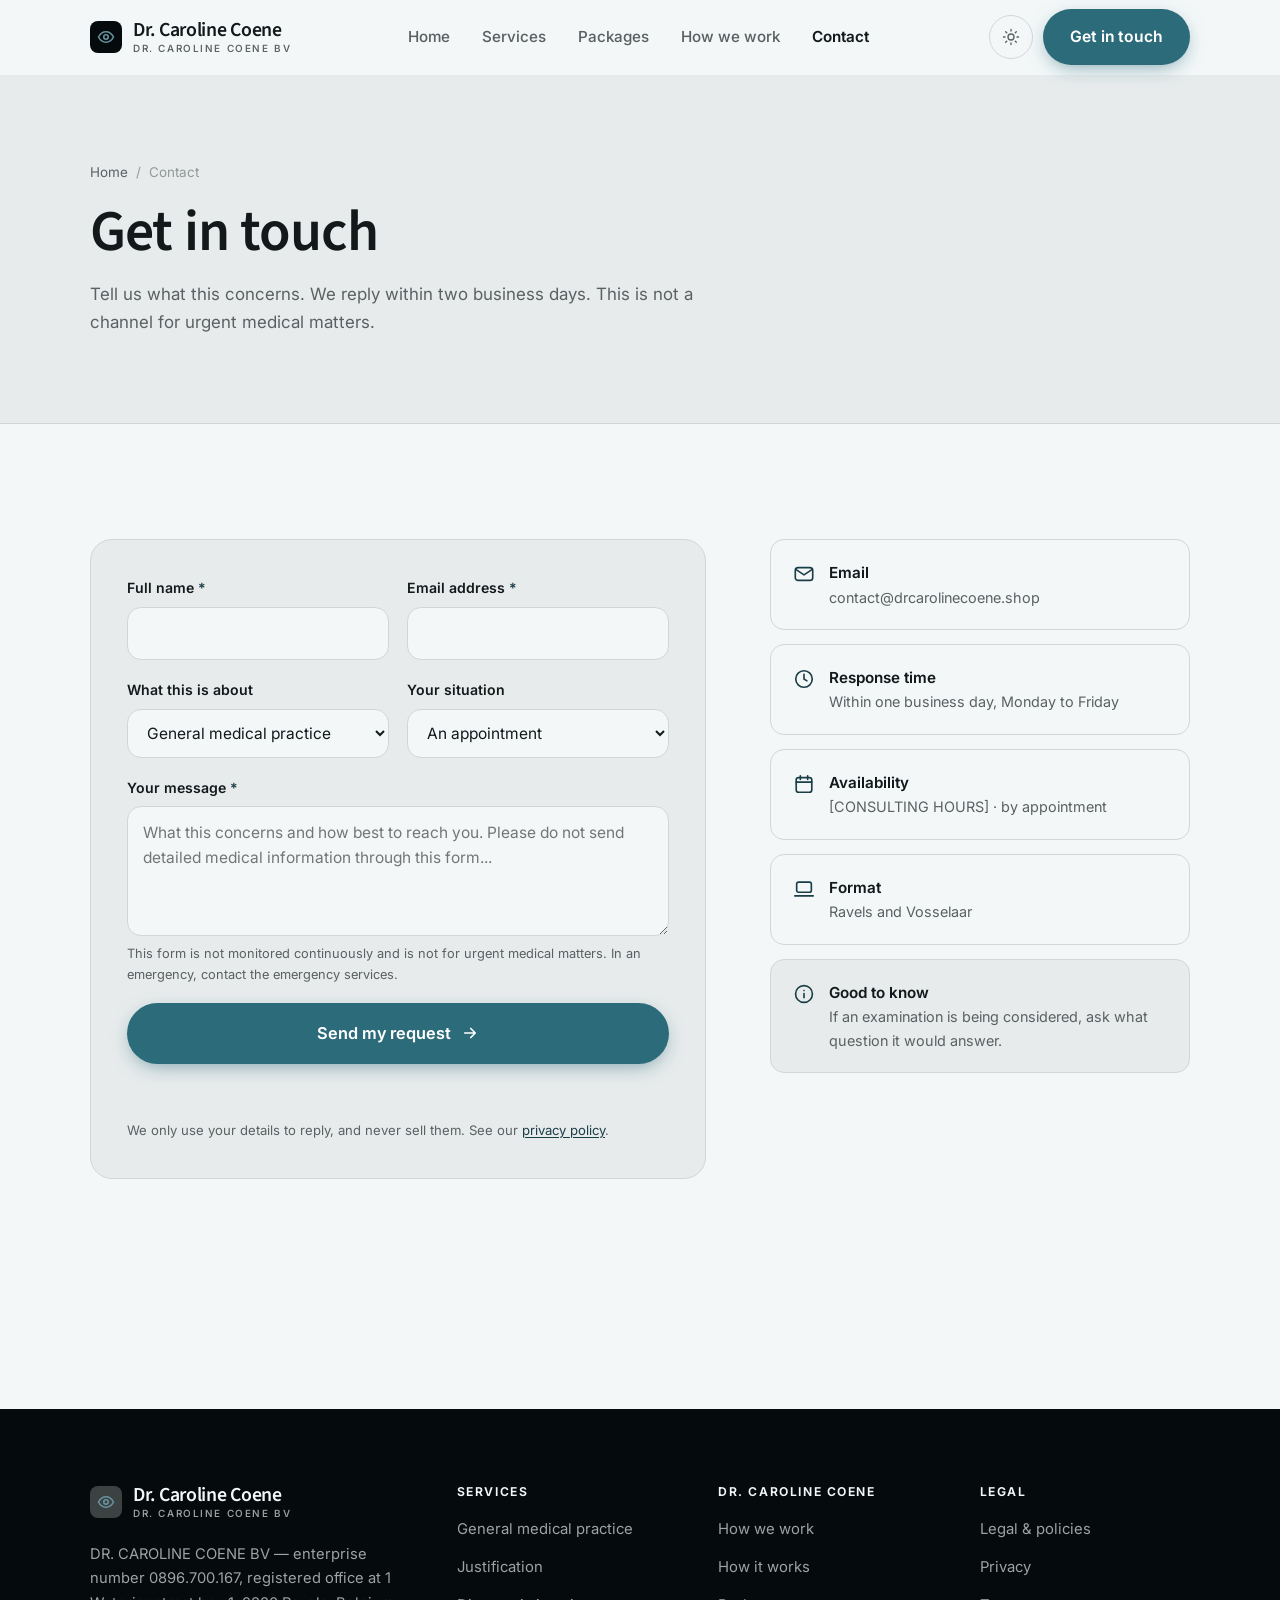
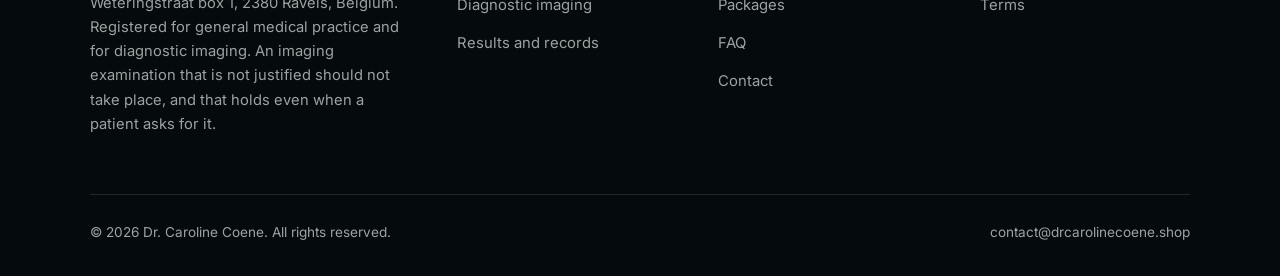
<file: contact.html>
<!DOCTYPE html>
<html lang="en" class="no-js">
<head>
<meta charset="utf-8">
<meta name="viewport" content="width=device-width, initial-scale=1">
<title>Contact — Dr. Caroline Coene</title>
<meta name="description" content="Contact DR. CAROLINE COENE BV in Ravels. Fees are stated in advance on request. In an emergency, contact the emergency services.">
<link rel="canonical" href="https://drcarolinecoene.shop/contact.html">

<meta property="og:type" content="website">
<meta property="og:url" content="https://drcarolinecoene.shop/contact.html">
<meta property="og:site_name" content="Dr. Caroline Coene">
<meta property="og:locale" content="en_US">
<meta property="og:title" content="Contact — Dr. Caroline Coene">
<meta property="og:description" content="Contact DR. CAROLINE COENE BV in Ravels. Fees are stated in advance on request. In an emergency, contact the emergency services.">
<meta name="theme-color" content="#050b0d">

<link rel="icon" href="assets/img/favicon.svg" type="image/svg+xml">
<link rel="preconnect" href="https://fonts.googleapis.com">
<link rel="preconnect" href="https://fonts.gstatic.com" crossorigin>
<link rel="stylesheet" href="https://fonts.googleapis.com/css2?family=Source+Sans+3:wght@400..700&family=Inter:wght@400..700&display=swap">
<link rel="stylesheet" href="assets/css/style.css">

<!-- Thème appliqué avant le premier rendu (évite le flash) -->
<script>
document.documentElement.classList.remove('no-js');
(function(){try{var t=localStorage.getItem('site-theme');if(t){document.documentElement.setAttribute('data-theme',t);}}catch(e){}})();
</script>
</head>

<body>
<a class="skip-link" href="#main">Skip to main content</a>

<header class="site-header">
  <nav class="wrap nav" aria-label="Main navigation">
    <a class="brand" href="index.html">
      <svg class="brand__mark" viewBox="0 0 64 64" aria-hidden="true">
        <rect class="bm-bg" width="64" height="64" rx="16"/>
        <g class="bm-ic" transform="translate(14 14) scale(1.5)" fill="none" stroke-width="2.1" stroke-linecap="round" stroke-linejoin="round"><path d="M2 12s3.6-7 10-7 10 7 10 7-3.6 7-10 7S2 12 2 12z"/><circle cx="12" cy="12" r="3"/></g>
      </svg>
      <span>Dr. Caroline Coene<span class="brand__sub">DR. CAROLINE COENE BV</span></span>
    </a>

    <ul class="nav__links" id="nav-links">
      <li><a href="index.html">Home</a></li>
      <li><a href="programs.html">Services</a></li>
      <li><a href="index.html#pricing">Packages</a></li>
      <li><a href="about.html">How we work</a></li>
      <li><a href="contact.html" aria-current="page">Contact</a></li>
      <li><a class="btn btn--primary" href="contact.html">Get in touch</a></li>
    </ul>

    <div class="nav__cta">
      <button class="theme-toggle" type="button" aria-label="Switch to dark theme">
        <svg class="icon-sun" viewBox="0 0 24 24" fill="none" stroke="currentColor" stroke-width="1.8" stroke-linecap="round" aria-hidden="true"><circle cx="12" cy="12" r="4"/><path d="M12 2v2m0 16v2M2 12h2m16 0h2M4.9 4.9l1.4 1.4m11.4 11.4 1.4 1.4M19.1 4.9l-1.4 1.4M6.3 17.7l-1.4 1.4"/></svg>
        <svg class="icon-moon" viewBox="0 0 24 24" fill="none" stroke="currentColor" stroke-width="1.8" stroke-linecap="round" stroke-linejoin="round" aria-hidden="true"><path d="M21 12.8A9 9 0 1 1 11.2 3a7 7 0 0 0 9.8 9.8z"/></svg>
      </button>
      <a class="btn btn--primary" href="contact.html">Get in touch</a>
      <button class="nav__toggle" type="button" aria-expanded="false" aria-controls="nav-links" aria-label="Open menu">
        <svg class="icon-open" viewBox="0 0 24 24" fill="none" stroke="currentColor" stroke-width="2" stroke-linecap="round" aria-hidden="true"><path d="M3 6h18M3 12h18M3 18h18"/></svg>
        <svg class="icon-close" viewBox="0 0 24 24" fill="none" stroke="currentColor" stroke-width="2" stroke-linecap="round" aria-hidden="true"><path d="M6 6l12 12M18 6L6 18"/></svg>
      </button>
    </div>
  </nav>
</header>

<main id="main">

<section class="page-head">
  <div class="wrap">
    <nav class="breadcrumb" aria-label="Breadcrumb">
      <a href="index.html">Home</a><span>/</span><span aria-current="page">Contact</span>
    </nav>
    <h1>Get in touch</h1>
    <p>Tell us what this concerns. We reply within two business days. This is not a channel for urgent medical matters.</p>
  </div>
</section>

<section class="section wrap">
  <div class="form-layout">

    <!--
      FORM: the action attribute holds a placeholder id. Create a free form at
      https://formspree.io and replace VOTRE_ID_FORMSPREE. Until then, the button
      opens the visitor's email app with a pre-filled message to contact@drcarolinecoene.shop.
    -->
    <form class="form" id="contact-form" action="https://formspree.io/f/VOTRE_ID_FORMSPREE" method="POST"
          data-email="contact@drcarolinecoene.shop" data-subject="Enquiry"
          data-msg-mail="Your email app will open with the message ready to send." data-msg-sending="Sending…"
          data-msg-ok="Thanks! Your message is on its way. We reply within one business day." data-msg-err="Sending failed. Please email us directly at">
      <div class="form__row">
        <div class="field">
          <label for="nom">Full name <span class="req" aria-hidden="true">*</span></label>
          <input type="text" id="nom" name="nom" autocomplete="name" required>
        </div>
        <div class="field">
          <label for="email">Email address <span class="req" aria-hidden="true">*</span></label>
          <input type="email" id="email" name="email" autocomplete="email" required>
        </div>
      </div>

      <div class="form__row">
        <div class="field">
          <label for="programme">What this is about</label>
          <select id="programme" name="programme">
            <option>General medical practice</option>
            <option>Justification</option>
            <option>Diagnostic imaging</option>
            <option>Results and records</option>
            <option>Not sure yet</option>
          </select>
        </div>
        <div class="field">
          <label for="niveau">Your situation</label>
          <select id="niveau" name="niveau">
            <option>An appointment</option>
            <option>An imaging question</option>
            <option>A question about fees</option>
            <option>Something else</option>
          </select>
        </div>
      </div>

      <div class="field">
        <label for="message">Your message <span class="req" aria-hidden="true">*</span></label>
        <textarea id="message" name="message" required placeholder="What this concerns and how best to reach you. Please do not send detailed medical information through this form..."></textarea>
        <span class="field__hint">This form is not monitored continuously and is not for urgent medical matters. In an emergency, contact the emergency services.</span>
      </div>

      <!-- Bot trap: hidden from humans -->
      <div class="visually-hidden" aria-hidden="true">
        <label for="site-web">Leave this field empty</label>
        <input type="text" id="site-web" name="_gotcha" tabindex="-1" autocomplete="off">
      </div>

      <button class="btn btn--primary btn--lg" type="submit">Send my request <svg viewBox="0 0 24 24" fill="none" stroke="currentColor" stroke-width="2.2" stroke-linecap="round" stroke-linejoin="round" aria-hidden="true"><path d="M5 12h14M13 6l6 6-6 6"/></svg></button>

      <p id="form-status" class="form__status" role="status" aria-live="polite"></p>

      <p class="form__note">
        We only use your details to reply, and never sell them. See our <a href="legal.html#privacy">privacy policy</a>.
      </p>
    </form>

    <aside class="contact-aside">
      <div class="contact-card">
        <svg viewBox="0 0 24 24" fill="none" stroke="currentColor" stroke-width="1.8" stroke-linecap="round" stroke-linejoin="round" aria-hidden="true"><rect x="2.5" y="5" width="19" height="14" rx="3"/><path d="M3 7l9 6 9-6"/></svg>
        <div><b>Email</b><a href="mailto:contact@drcarolinecoene.shop">contact@drcarolinecoene.shop</a></div>
      </div>
      <div class="contact-card">
        <svg viewBox="0 0 24 24" fill="none" stroke="currentColor" stroke-width="1.8" stroke-linecap="round" stroke-linejoin="round" aria-hidden="true"><circle cx="12" cy="12" r="9"/><path d="M12 7v5l3.2 2"/></svg>
        <div><b>Response time</b><span>Within one business day, Monday to Friday</span></div>
      </div>
      <div class="contact-card">
        <svg viewBox="0 0 24 24" fill="none" stroke="currentColor" stroke-width="1.8" stroke-linecap="round" stroke-linejoin="round" aria-hidden="true"><rect x="3.5" y="5" width="17" height="16" rx="2.5"/><path d="M8 3v4M16 3v4M3.5 10h17"/></svg>
        <div><b>Availability</b><span>[CONSULTING HOURS] · by appointment</span></div>
      </div>
      <div class="contact-card">
        <svg viewBox="0 0 24 24" fill="none" stroke="currentColor" stroke-width="1.8" stroke-linecap="round" stroke-linejoin="round" aria-hidden="true"><rect x="4" y="4.5" width="16" height="11" rx="2"/><path d="M2 19.5h20"/></svg>
        <div><b>Format</b><span>Ravels and Vosselaar</span></div>
      </div>
      <div class="contact-card contact-card--soft">
        <svg viewBox="0 0 24 24" fill="none" stroke="currentColor" stroke-width="1.8" stroke-linecap="round" stroke-linejoin="round" aria-hidden="true"><circle cx="12" cy="12" r="9.2"/><path d="M12 16v-4.5M12 8.2v.1"/></svg>
        <div><b>Good to know</b><span>If an examination is being considered, ask what question it would answer.</span></div>
      </div>
    </aside>

  </div>
</section>

</main>

<footer class="site-footer">
  <div class="wrap">
    <div class="footer__grid">
      <div class="footer__brand">
        <a class="brand" href="index.html">
          <svg class="brand__mark" viewBox="0 0 64 64" aria-hidden="true">
        <rect class="bm-bg" width="64" height="64" rx="16"/>
        <g class="bm-ic" transform="translate(14 14) scale(1.5)" fill="none" stroke-width="2.1" stroke-linecap="round" stroke-linejoin="round"><path d="M2 12s3.6-7 10-7 10 7 10 7-3.6 7-10 7S2 12 2 12z"/><circle cx="12" cy="12" r="3"/></g>
      </svg>
          <span>Dr. Caroline Coene<span class="brand__sub">DR. CAROLINE COENE BV</span></span>
        </a>
        <p>DR. CAROLINE COENE BV — enterprise number 0896.700.167, registered office at 1 Weteringstraat box 1, 2380 Ravels, Belgium. Registered for general medical practice and for diagnostic imaging. An imaging examination that is not justified should not take place, and that holds even when a patient asks for it.</p>
      </div>

      <div class="footer__col">
        <h4>Services</h4>
        <ul>
          <li><a href="programs.html#practice">General medical practice</a></li>
          <li><a href="programs.html#justification">Justification</a></li>
          <li><a href="programs.html#imaging">Diagnostic imaging</a></li>
          <li><a href="programs.html#results">Results and records</a></li>
        </ul>
      </div>

      <div class="footer__col">
        <h4>Dr. Caroline Coene</h4>
        <ul>
          <li><a href="about.html">How we work</a></li>
          <li><a href="index.html#how-it-works">How it works</a></li>
          <li><a href="index.html#pricing">Packages</a></li>
          <li><a href="index.html#faq">FAQ</a></li>
          <li><a href="contact.html">Contact</a></li>
        </ul>
      </div>

      <div class="footer__col">
        <h4>Legal</h4>
        <ul>
          <li><a href="legal.html">Legal &amp; policies</a></li>
          <li><a href="legal.html#privacy">Privacy</a></li>
          <li><a href="legal.html#terms">Terms</a></li>
        </ul>
      </div>
    </div>

    <div class="footer__bottom">
      <p>© <span data-year>2026</span> Dr. Caroline Coene. All rights reserved.</p>
      <p><a href="mailto:contact@drcarolinecoene.shop">contact@drcarolinecoene.shop</a></p>
    </div>
  </div>
</footer>

<script src="assets/js/main.js" defer></script>
</body>
</html>
</file>
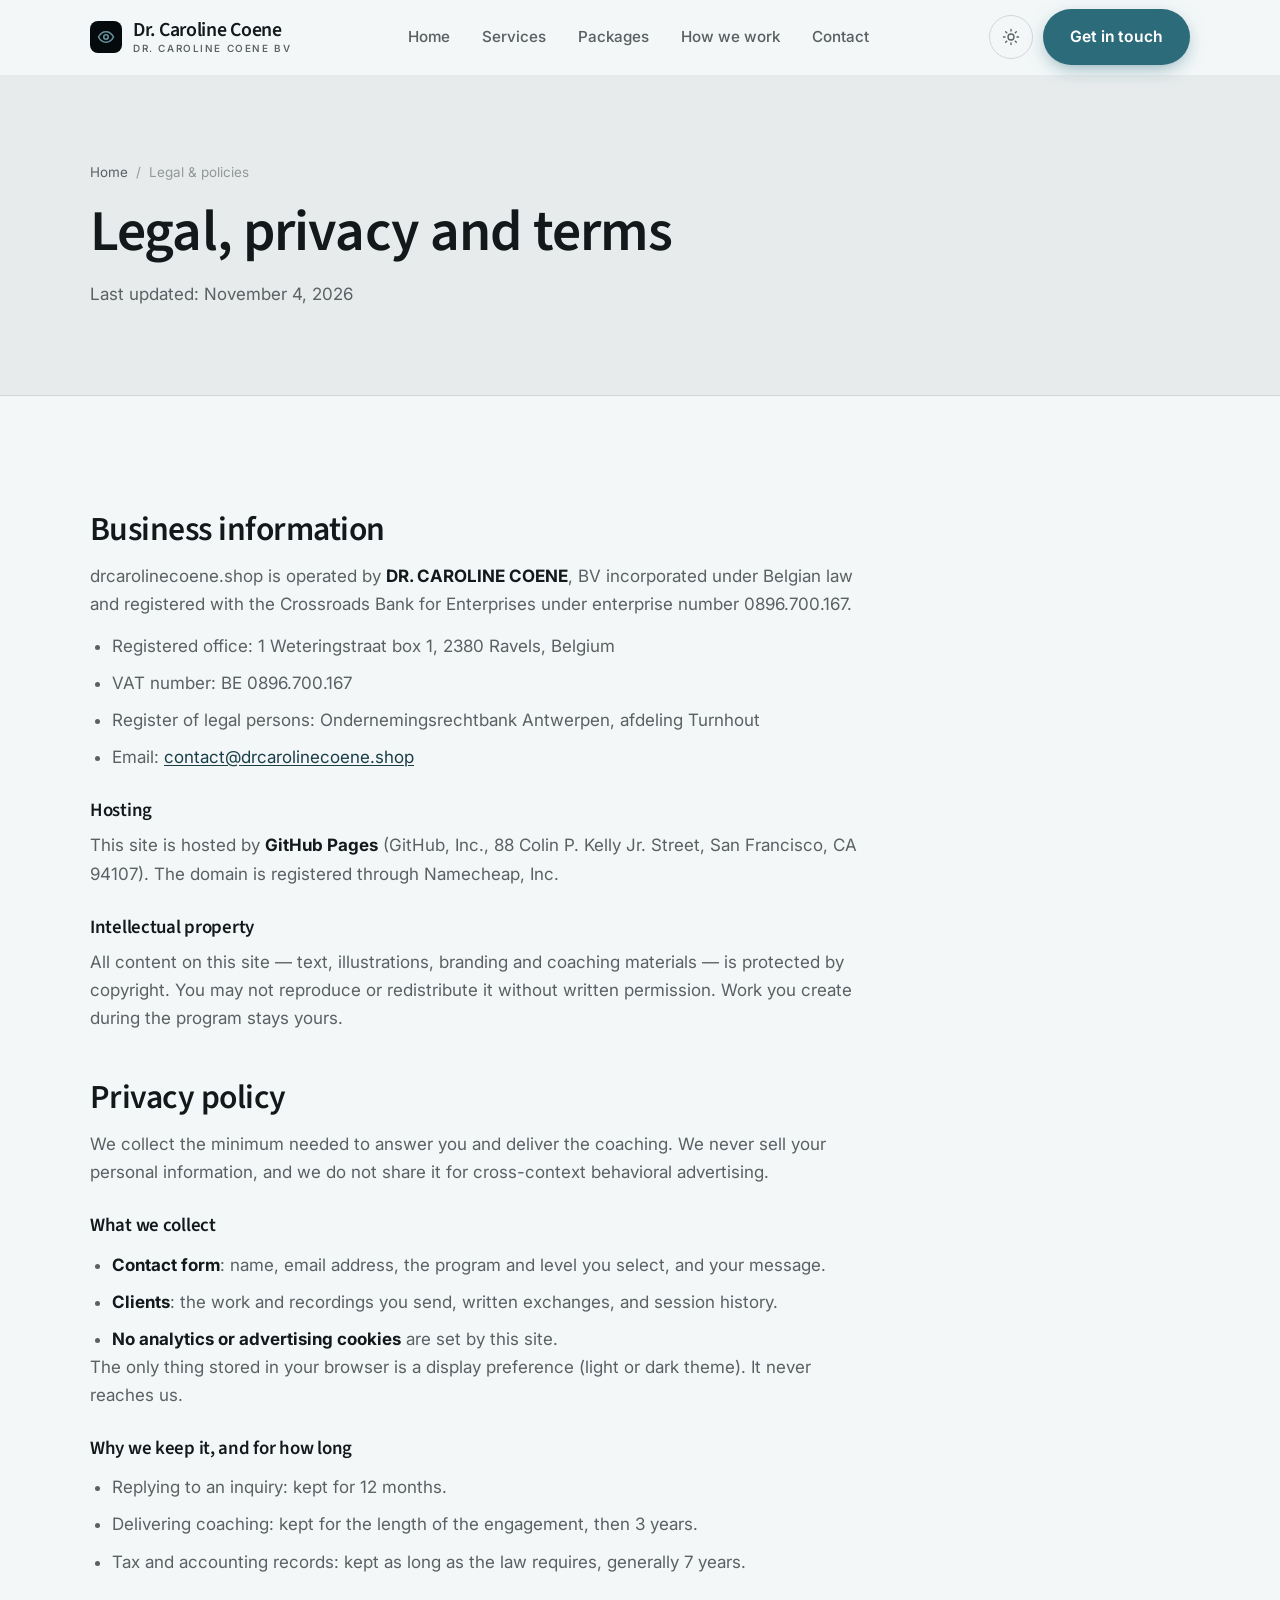
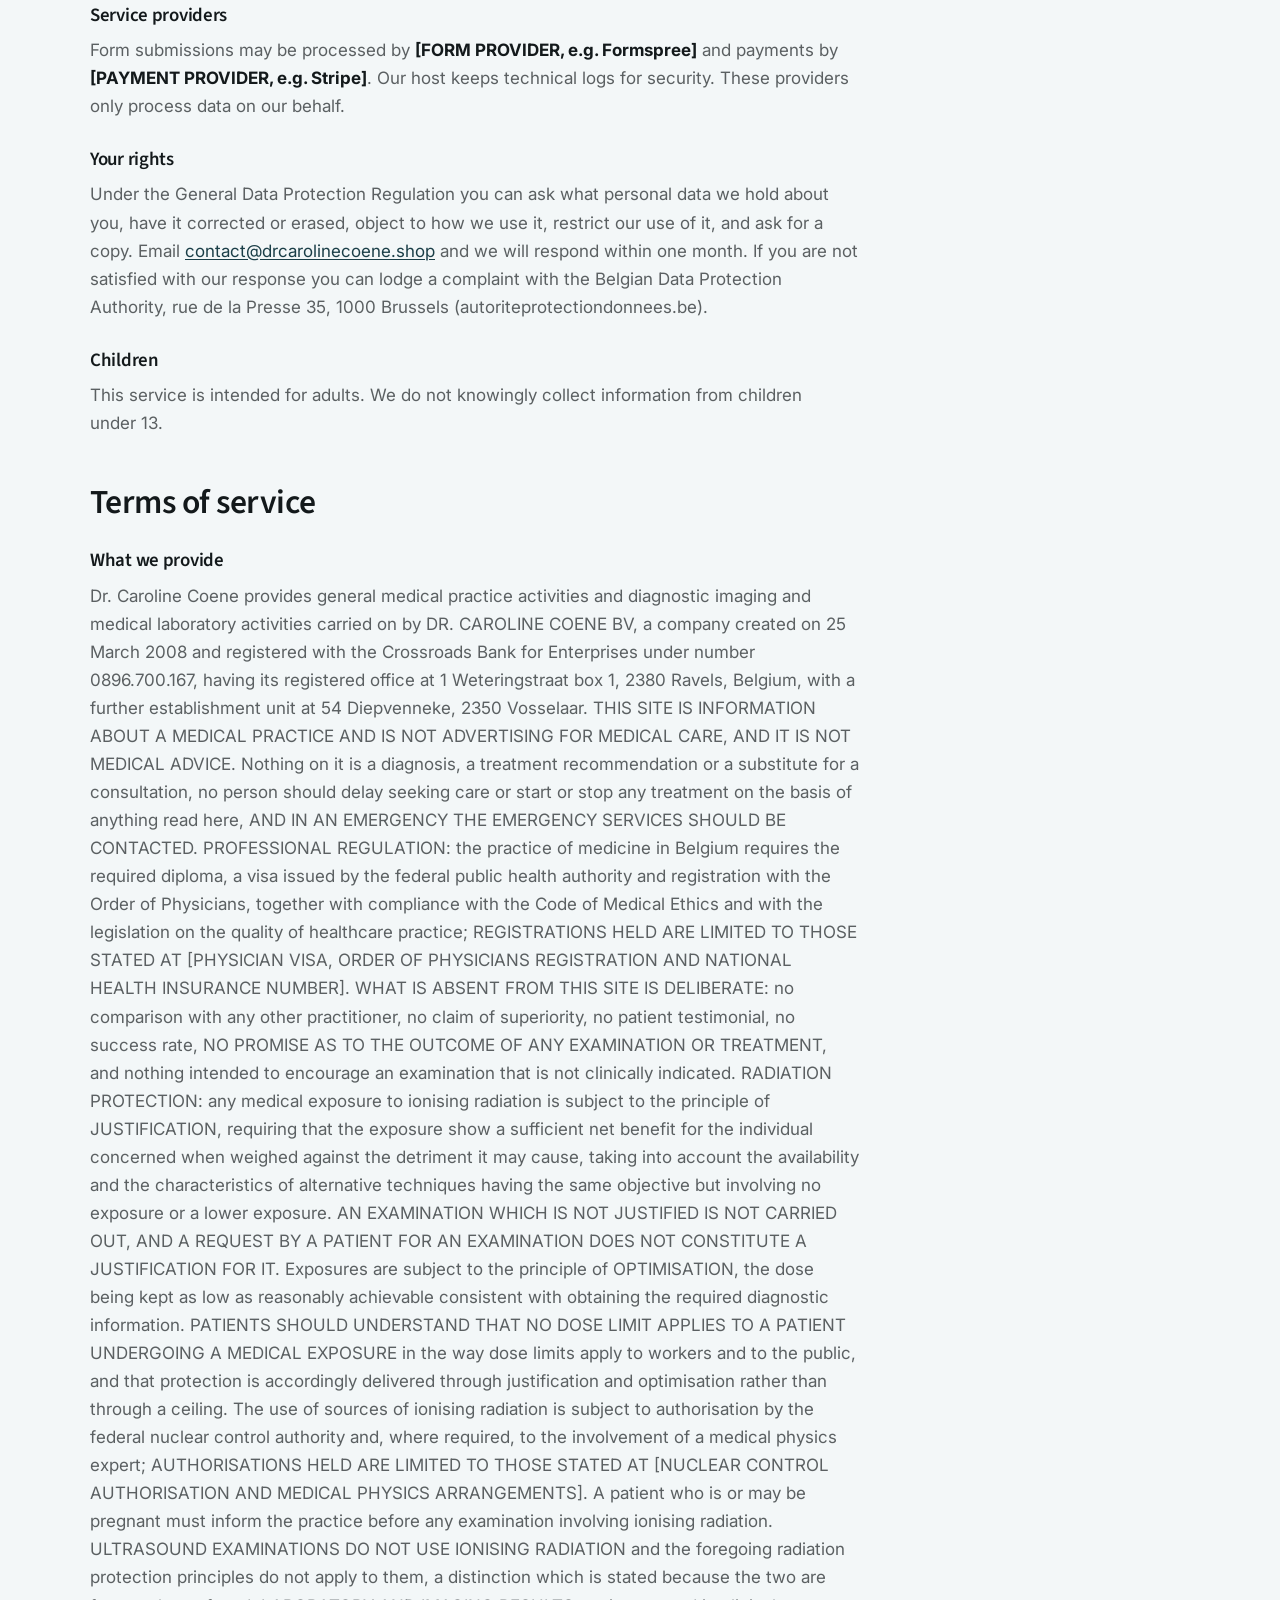
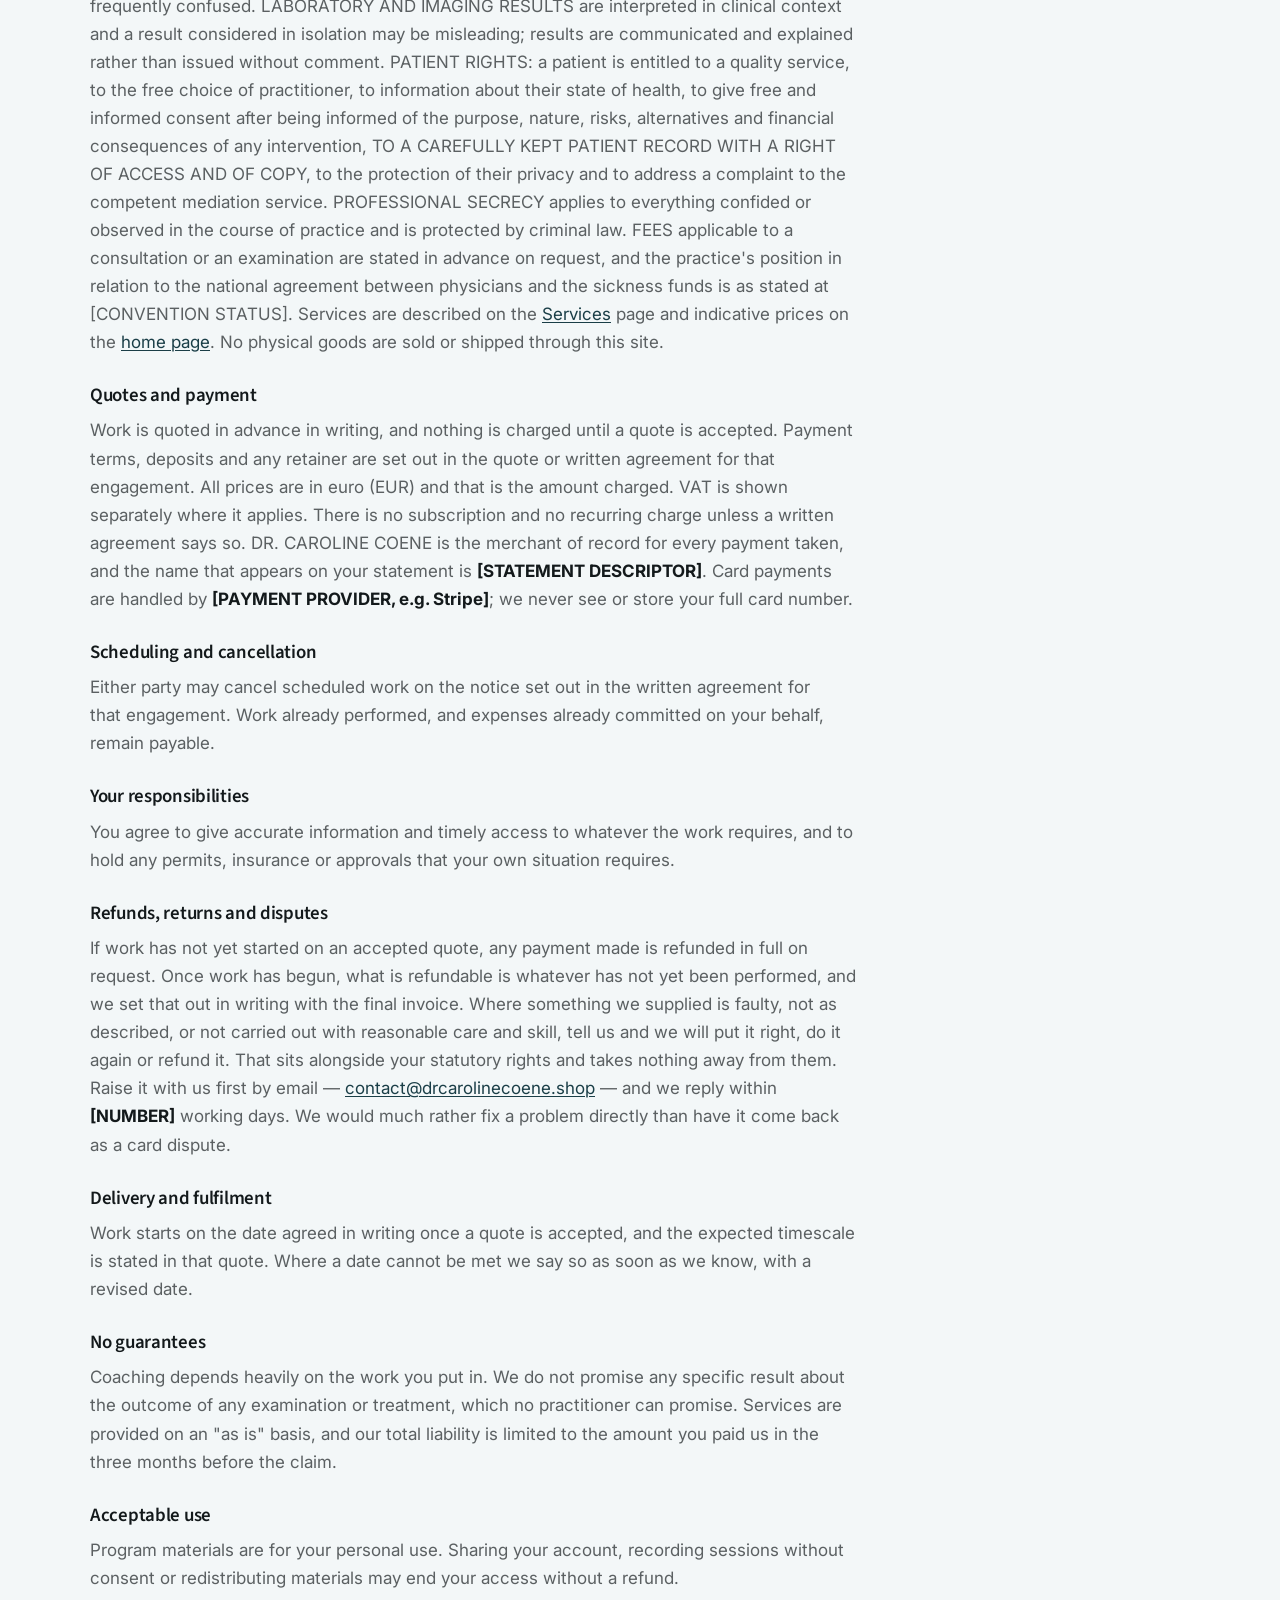
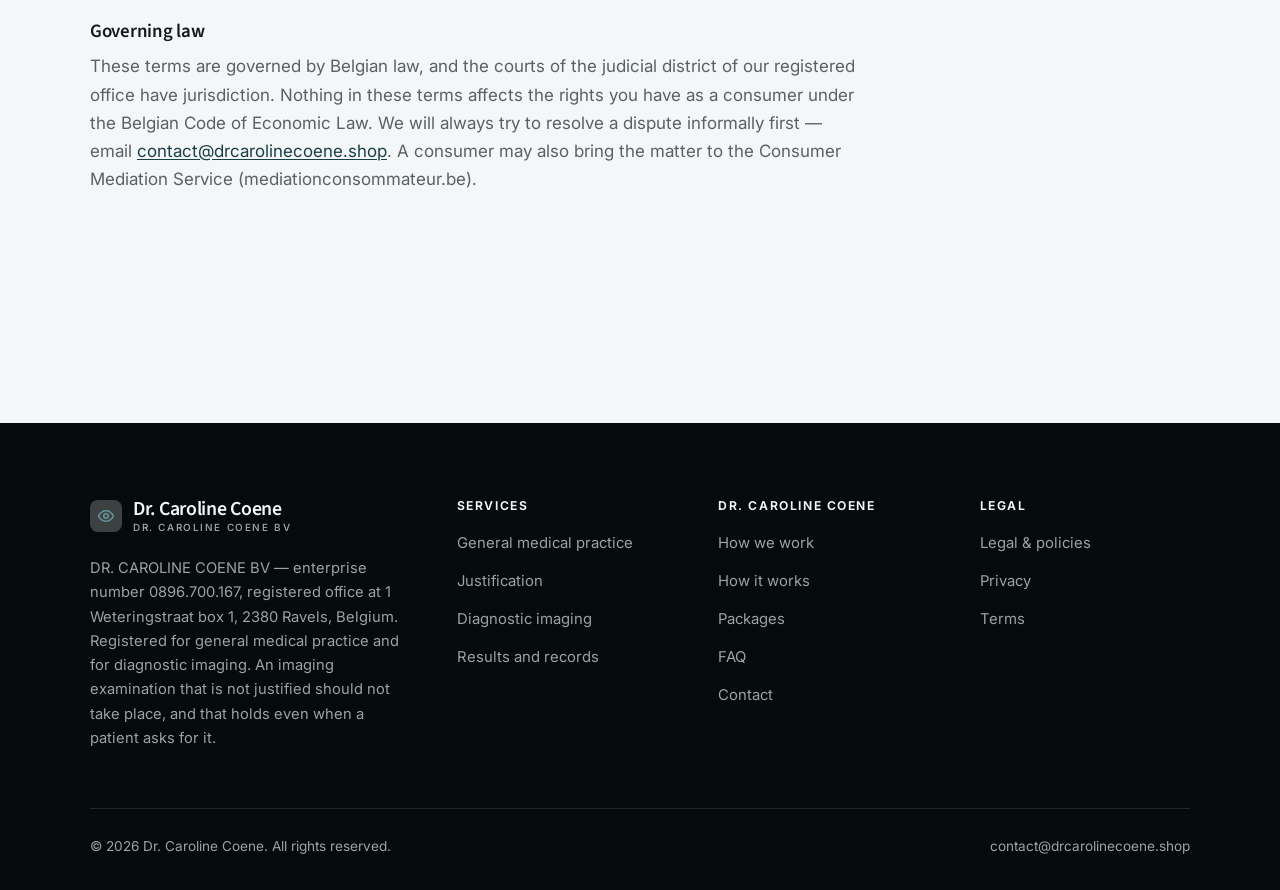
<file: legal.html>
<!DOCTYPE html>
<html lang="en" class="no-js">
<head>
<meta charset="utf-8">
<meta name="viewport" content="width=device-width, initial-scale=1">
<title>Legal, privacy and terms — Dr. Caroline Coene</title>
<meta name="description" content="Business information, privacy policy and terms of service for Dr. Caroline Coene.">
<meta name="robots" content="noindex">

<meta property="og:type" content="website">
<meta property="og:url" content="https://drcarolinecoene.shop/legal.html">
<meta property="og:site_name" content="Dr. Caroline Coene">
<meta property="og:locale" content="en_US">
<meta property="og:title" content="Legal, privacy and terms — Dr. Caroline Coene">
<meta property="og:description" content="Business information, privacy policy and terms of service for Dr. Caroline Coene.">
<meta name="theme-color" content="#050b0d">

<link rel="icon" href="assets/img/favicon.svg" type="image/svg+xml">
<link rel="preconnect" href="https://fonts.googleapis.com">
<link rel="preconnect" href="https://fonts.gstatic.com" crossorigin>
<link rel="stylesheet" href="https://fonts.googleapis.com/css2?family=Source+Sans+3:wght@400..700&family=Inter:wght@400..700&display=swap">
<link rel="stylesheet" href="assets/css/style.css">

<!-- Thème appliqué avant le premier rendu (évite le flash) -->
<script>
document.documentElement.classList.remove('no-js');
(function(){try{var t=localStorage.getItem('site-theme');if(t){document.documentElement.setAttribute('data-theme',t);}}catch(e){}})();
</script>
</head>

<body>
<a class="skip-link" href="#main">Skip to main content</a>

<header class="site-header">
  <nav class="wrap nav" aria-label="Main navigation">
    <a class="brand" href="index.html">
      <svg class="brand__mark" viewBox="0 0 64 64" aria-hidden="true">
        <rect class="bm-bg" width="64" height="64" rx="16"/>
        <g class="bm-ic" transform="translate(14 14) scale(1.5)" fill="none" stroke-width="2.1" stroke-linecap="round" stroke-linejoin="round"><path d="M2 12s3.6-7 10-7 10 7 10 7-3.6 7-10 7S2 12 2 12z"/><circle cx="12" cy="12" r="3"/></g>
      </svg>
      <span>Dr. Caroline Coene<span class="brand__sub">DR. CAROLINE COENE BV</span></span>
    </a>

    <ul class="nav__links" id="nav-links">
      <li><a href="index.html">Home</a></li>
      <li><a href="programs.html">Services</a></li>
      <li><a href="index.html#pricing">Packages</a></li>
      <li><a href="about.html">How we work</a></li>
      <li><a href="contact.html">Contact</a></li>
      <li><a class="btn btn--primary" href="contact.html">Get in touch</a></li>
    </ul>

    <div class="nav__cta">
      <button class="theme-toggle" type="button" aria-label="Switch to dark theme">
        <svg class="icon-sun" viewBox="0 0 24 24" fill="none" stroke="currentColor" stroke-width="1.8" stroke-linecap="round" aria-hidden="true"><circle cx="12" cy="12" r="4"/><path d="M12 2v2m0 16v2M2 12h2m16 0h2M4.9 4.9l1.4 1.4m11.4 11.4 1.4 1.4M19.1 4.9l-1.4 1.4M6.3 17.7l-1.4 1.4"/></svg>
        <svg class="icon-moon" viewBox="0 0 24 24" fill="none" stroke="currentColor" stroke-width="1.8" stroke-linecap="round" stroke-linejoin="round" aria-hidden="true"><path d="M21 12.8A9 9 0 1 1 11.2 3a7 7 0 0 0 9.8 9.8z"/></svg>
      </button>
      <a class="btn btn--primary" href="contact.html">Get in touch</a>
      <button class="nav__toggle" type="button" aria-expanded="false" aria-controls="nav-links" aria-label="Open menu">
        <svg class="icon-open" viewBox="0 0 24 24" fill="none" stroke="currentColor" stroke-width="2" stroke-linecap="round" aria-hidden="true"><path d="M3 6h18M3 12h18M3 18h18"/></svg>
        <svg class="icon-close" viewBox="0 0 24 24" fill="none" stroke="currentColor" stroke-width="2" stroke-linecap="round" aria-hidden="true"><path d="M6 6l12 12M18 6L6 18"/></svg>
      </button>
    </div>
  </nav>
</header>

<main id="main">

<section class="page-head">
  <div class="wrap">
    <nav class="breadcrumb" aria-label="Breadcrumb">
      <a href="index.html">Home</a><span>/</span><span aria-current="page">Legal &amp; policies</span>
    </nav>
    <h1>Legal, privacy and terms</h1>
    <p>Last updated: <time datetime="2026-11-04">November 4, 2026</time></p>
  </div>
</section>

<section class="section wrap">
  <div class="prose">

    <!--
      TO DO: this is a skeleton, not legal advice. Replace every [BRACKET] with
      your real details before selling, and have a lawyer review it if you can.
      Consumer protection rules differ by state.
    -->

    <h2 id="business">Business information</h2>
    <p>
      drcarolinecoene.shop is operated by <strong>DR. CAROLINE COENE</strong>,
      BV incorporated under Belgian law and registered with the
      Crossroads Bank for Enterprises under enterprise number 0896.700.167.
    </p>
    <ul>
      <li>Registered office: 1 Weteringstraat box 1, 2380 Ravels, Belgium</li>
      <li>VAT number: BE 0896.700.167</li>
      <li>Register of legal persons: Ondernemingsrechtbank Antwerpen, afdeling Turnhout</li>
      <li>Email: <a href="mailto:contact@drcarolinecoene.shop">contact@drcarolinecoene.shop</a></li>
    </ul>

    <h3>Hosting</h3>
    <p>
      This site is hosted by <strong>GitHub Pages</strong> (GitHub, Inc., 88 Colin P. Kelly Jr. Street,
      San Francisco, CA 94107). The domain is registered through Namecheap, Inc.
    </p>

    <h3>Intellectual property</h3>
    <p>
      All content on this site — text, illustrations, branding and coaching materials — is protected by
      copyright. You may not reproduce or redistribute it without written permission. Work you create during
      the program stays yours.
    </p>

    <h2 id="privacy">Privacy policy</h2>
    <p>
      We collect the minimum needed to answer you and deliver the coaching. We never sell your personal
      information, and we do not share it for cross-context behavioral advertising.
    </p>
    <h3>What we collect</h3>
    <ul>
      <li><strong>Contact form</strong>: name, email address, the program and level you select, and your message.</li>
      <li><strong>Clients</strong>: the work and recordings you send, written exchanges, and session history.</li>
      <li><strong>No analytics or advertising cookies</strong> are set by this site.</li>
    </ul>
    <p>
      The only thing stored in your browser is a display preference (light or dark theme). It never reaches us.
    </p>
    <h3>Why we keep it, and for how long</h3>
    <ul>
      <li>Replying to an inquiry: kept for 12 months.</li>
      <li>Delivering coaching: kept for the length of the engagement, then 3 years.</li>
      <li>Tax and accounting records: kept as long as the law requires, generally 7 years.</li>
    </ul>
    <h3>Service providers</h3>
    <p>
      Form submissions may be processed by <strong>[FORM PROVIDER, e.g. Formspree]</strong> and payments by
      <strong>[PAYMENT PROVIDER, e.g. Stripe]</strong>. Our host keeps technical logs for security. These
      providers only process data on our behalf.
    </p>
    <h3>Your rights</h3>
    <p>
      Under the General Data Protection Regulation you can ask what personal data we hold about you,
      have it corrected or erased, object to how we use it, restrict our use of it, and ask for a copy.
      Email <a href="mailto:contact@drcarolinecoene.shop">contact@drcarolinecoene.shop</a> and we will respond within one month. If you are not
      satisfied with our response you can lodge a complaint with the Belgian Data Protection Authority,
      rue de la Presse 35, 1000 Brussels (autoriteprotectiondonnees.be).
    </p>
    <h3>Children</h3>
    <p>
      This service is intended for adults. We do not knowingly collect information from children under 13.
    </p>

    <h2 id="terms">Terms of service</h2>
    <h3>What we provide</h3>
    <p>
      Dr. Caroline Coene provides general medical practice activities and diagnostic imaging and medical laboratory activities carried on by DR. CAROLINE COENE BV, a company created on 25 March 2008 and registered with the Crossroads Bank for Enterprises under number 0896.700.167, having its registered office at 1 Weteringstraat box 1, 2380 Ravels, Belgium, with a further establishment unit at 54 Diepvenneke, 2350 Vosselaar. THIS SITE IS INFORMATION ABOUT A MEDICAL PRACTICE AND IS NOT ADVERTISING FOR MEDICAL CARE, AND IT IS NOT MEDICAL ADVICE. Nothing on it is a diagnosis, a treatment recommendation or a substitute for a consultation, no person should delay seeking care or start or stop any treatment on the basis of anything read here, AND IN AN EMERGENCY THE EMERGENCY SERVICES SHOULD BE CONTACTED. PROFESSIONAL REGULATION: the practice of medicine in Belgium requires the required diploma, a visa issued by the federal public health authority and registration with the Order of Physicians, together with compliance with the Code of Medical Ethics and with the legislation on the quality of healthcare practice; REGISTRATIONS HELD ARE LIMITED TO THOSE STATED AT [PHYSICIAN VISA, ORDER OF PHYSICIANS REGISTRATION AND NATIONAL HEALTH INSURANCE NUMBER]. WHAT IS ABSENT FROM THIS SITE IS DELIBERATE: no comparison with any other practitioner, no claim of superiority, no patient testimonial, no success rate, NO PROMISE AS TO THE OUTCOME OF ANY EXAMINATION OR TREATMENT, and nothing intended to encourage an examination that is not clinically indicated. RADIATION PROTECTION: any medical exposure to ionising radiation is subject to the principle of JUSTIFICATION, requiring that the exposure show a sufficient net benefit for the individual concerned when weighed against the detriment it may cause, taking into account the availability and the characteristics of alternative techniques having the same objective but involving no exposure or a lower exposure. AN EXAMINATION WHICH IS NOT JUSTIFIED IS NOT CARRIED OUT, AND A REQUEST BY A PATIENT FOR AN EXAMINATION DOES NOT CONSTITUTE A JUSTIFICATION FOR IT. Exposures are subject to the principle of OPTIMISATION, the dose being kept as low as reasonably achievable consistent with obtaining the required diagnostic information. PATIENTS SHOULD UNDERSTAND THAT NO DOSE LIMIT APPLIES TO A PATIENT UNDERGOING A MEDICAL EXPOSURE in the way dose limits apply to workers and to the public, and that protection is accordingly delivered through justification and optimisation rather than through a ceiling. The use of sources of ionising radiation is subject to authorisation by the federal nuclear control authority and, where required, to the involvement of a medical physics expert; AUTHORISATIONS HELD ARE LIMITED TO THOSE STATED AT [NUCLEAR CONTROL AUTHORISATION AND MEDICAL PHYSICS ARRANGEMENTS]. A patient who is or may be pregnant must inform the practice before any examination involving ionising radiation. ULTRASOUND EXAMINATIONS DO NOT USE IONISING RADIATION and the foregoing radiation protection principles do not apply to them, a distinction which is stated because the two are frequently confused. LABORATORY AND IMAGING RESULTS are interpreted in clinical context and a result considered in isolation may be misleading; results are communicated and explained rather than issued without comment. PATIENT RIGHTS: a patient is entitled to a quality service, to the free choice of practitioner, to information about their state of health, to give free and informed consent after being informed of the purpose, nature, risks, alternatives and financial consequences of any intervention, TO A CAREFULLY KEPT PATIENT RECORD WITH A RIGHT OF ACCESS AND OF COPY, to the protection of their privacy and to address a complaint to the competent mediation service. PROFESSIONAL SECRECY applies to everything confided or observed in the course of practice and is protected by criminal law. FEES applicable to a consultation or an examination are stated in advance on request, and the practice's position in relation to the national agreement between physicians and the sickness funds is as stated at [CONVENTION STATUS]. Services are described on the
      <a href="programs.html">Services</a> page and indicative prices on the
      <a href="index.html#pricing">home page</a>.
      No physical goods are sold or shipped through this site.
    </p>
    <h3>Quotes and payment</h3>
    <p>
      Work is quoted in advance in writing, and nothing is charged until a quote is accepted. Payment terms,
      deposits and any retainer are set out in the quote or written agreement for that engagement.
      All prices are in euro (EUR) and that is the amount charged. VAT is shown separately where it applies.
      There is no subscription and no recurring charge unless a written agreement says so.
      DR. CAROLINE COENE is the merchant of record for every payment taken, and the name that
      appears on your statement is <strong>[STATEMENT DESCRIPTOR]</strong>. Card payments are handled by
      <strong>[PAYMENT PROVIDER, e.g. Stripe]</strong>; we never see or store your full card number.
    </p>
    <h3>Scheduling and cancellation</h3>
    <p>
      Either party may cancel scheduled work on the notice set out in the written agreement for that engagement.
      Work already performed, and expenses already committed on your behalf, remain payable.
    </p>
    <h3>Your responsibilities</h3>
    <p>
      You agree to give accurate information and timely access to whatever the work requires, and to hold any
      permits, insurance or approvals that your own situation requires.
    </p>
    <h3>Refunds, returns and disputes</h3>
    <p>
      If work has not yet started on an accepted quote, any payment made is refunded in full on request. Once work has begun, what is refundable is whatever has not yet been performed, and we set that out in writing with the final invoice.
      Where something we supplied is faulty, not as described, or not carried out with reasonable care and skill,
      tell us and we will put it right, do it again or refund it. That sits alongside your statutory rights and
      takes nothing away from them. Raise it with us first by email —
      <a href="mailto:contact@drcarolinecoene.shop">contact@drcarolinecoene.shop</a> — and we reply within <strong>[NUMBER]</strong> working days.
      We would much rather fix a problem directly than have it come back as a card dispute.
    </p>
    <h3>Delivery and fulfilment</h3>
    <p>
      Work starts on the date agreed in writing once a quote is accepted, and the expected timescale is stated in that quote. Where a date cannot be met we say so as soon as we know, with a revised date.
    </p>

    <h3>No guarantees</h3>
    <p>
      Coaching depends heavily on the work you put in. We do not promise any specific result
      about the outcome of any examination or treatment, which no practitioner can promise. Services are provided on an "as is" basis, and our total
      liability is limited to the amount you paid us in the three months before the claim.
    </p>
    <h3>Acceptable use</h3>
    <p>
      Program materials are for your personal use. Sharing your account, recording sessions without consent
      or redistributing materials may end your access without a refund.
    </p>
    <h3>Governing law</h3>
    <p>
      These terms are governed by Belgian law, and the courts of the judicial district of our
      registered office have jurisdiction. Nothing in these terms affects the rights you have as a
      consumer under the Belgian Code of Economic Law. We will always try to resolve a dispute
      informally first — email <a href="mailto:contact@drcarolinecoene.shop">contact@drcarolinecoene.shop</a>. A consumer may also bring the
      matter to the Consumer Mediation Service (mediationconsommateur.be).
    </p>

  </div>
</section>

</main>

<footer class="site-footer">
  <div class="wrap">
    <div class="footer__grid">
      <div class="footer__brand">
        <a class="brand" href="index.html">
          <svg class="brand__mark" viewBox="0 0 64 64" aria-hidden="true">
        <rect class="bm-bg" width="64" height="64" rx="16"/>
        <g class="bm-ic" transform="translate(14 14) scale(1.5)" fill="none" stroke-width="2.1" stroke-linecap="round" stroke-linejoin="round"><path d="M2 12s3.6-7 10-7 10 7 10 7-3.6 7-10 7S2 12 2 12z"/><circle cx="12" cy="12" r="3"/></g>
      </svg>
          <span>Dr. Caroline Coene<span class="brand__sub">DR. CAROLINE COENE BV</span></span>
        </a>
        <p>DR. CAROLINE COENE BV — enterprise number 0896.700.167, registered office at 1 Weteringstraat box 1, 2380 Ravels, Belgium. Registered for general medical practice and for diagnostic imaging. An imaging examination that is not justified should not take place, and that holds even when a patient asks for it.</p>
      </div>

      <div class="footer__col">
        <h4>Services</h4>
        <ul>
          <li><a href="programs.html#practice">General medical practice</a></li>
          <li><a href="programs.html#justification">Justification</a></li>
          <li><a href="programs.html#imaging">Diagnostic imaging</a></li>
          <li><a href="programs.html#results">Results and records</a></li>
        </ul>
      </div>

      <div class="footer__col">
        <h4>Dr. Caroline Coene</h4>
        <ul>
          <li><a href="about.html">How we work</a></li>
          <li><a href="index.html#how-it-works">How it works</a></li>
          <li><a href="index.html#pricing">Packages</a></li>
          <li><a href="index.html#faq">FAQ</a></li>
          <li><a href="contact.html">Contact</a></li>
        </ul>
      </div>

      <div class="footer__col">
        <h4>Legal</h4>
        <ul>
          <li><a href="legal.html">Legal &amp; policies</a></li>
          <li><a href="legal.html#privacy">Privacy</a></li>
          <li><a href="legal.html#terms">Terms</a></li>
        </ul>
      </div>
    </div>

    <div class="footer__bottom">
      <p>© <span data-year>2026</span> Dr. Caroline Coene. All rights reserved.</p>
      <p><a href="mailto:contact@drcarolinecoene.shop">contact@drcarolinecoene.shop</a></p>
    </div>
  </div>
</footer>

<script src="assets/js/main.js" defer></script>
</body>
</html>
</file>
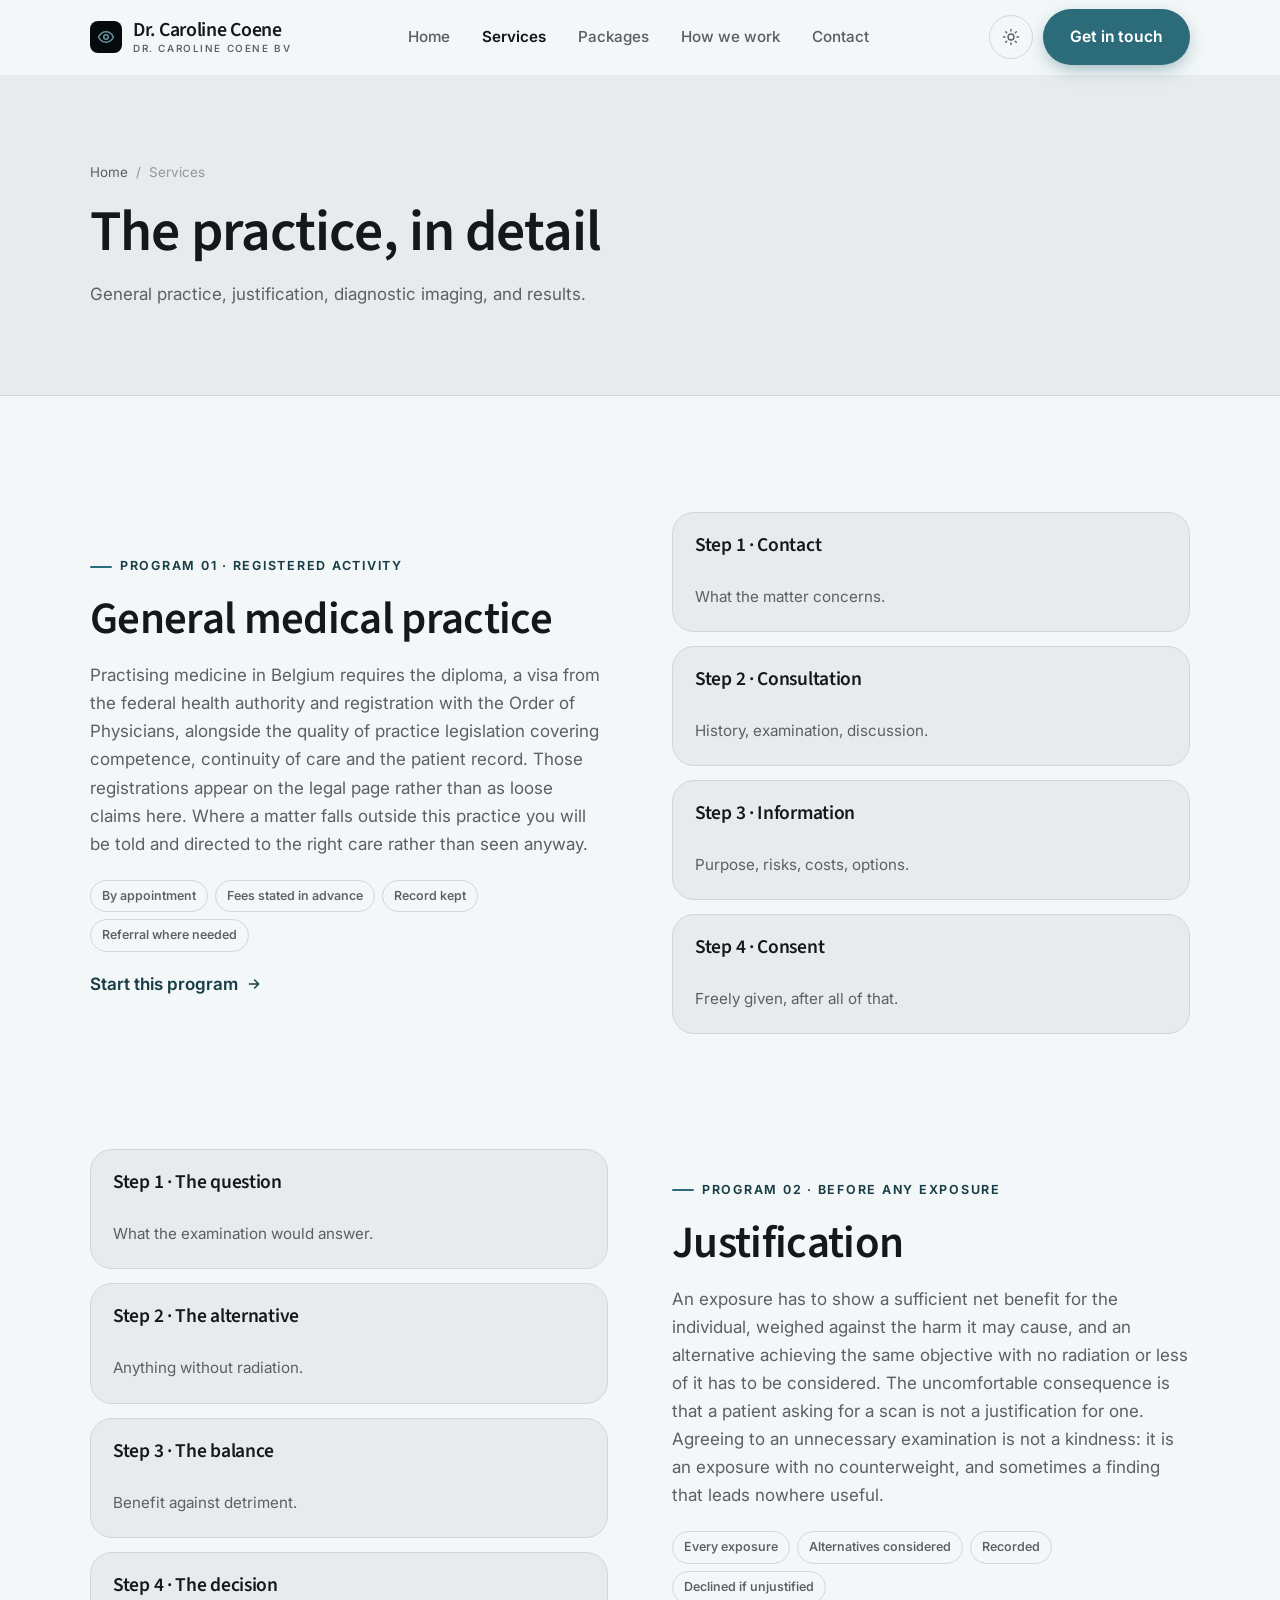
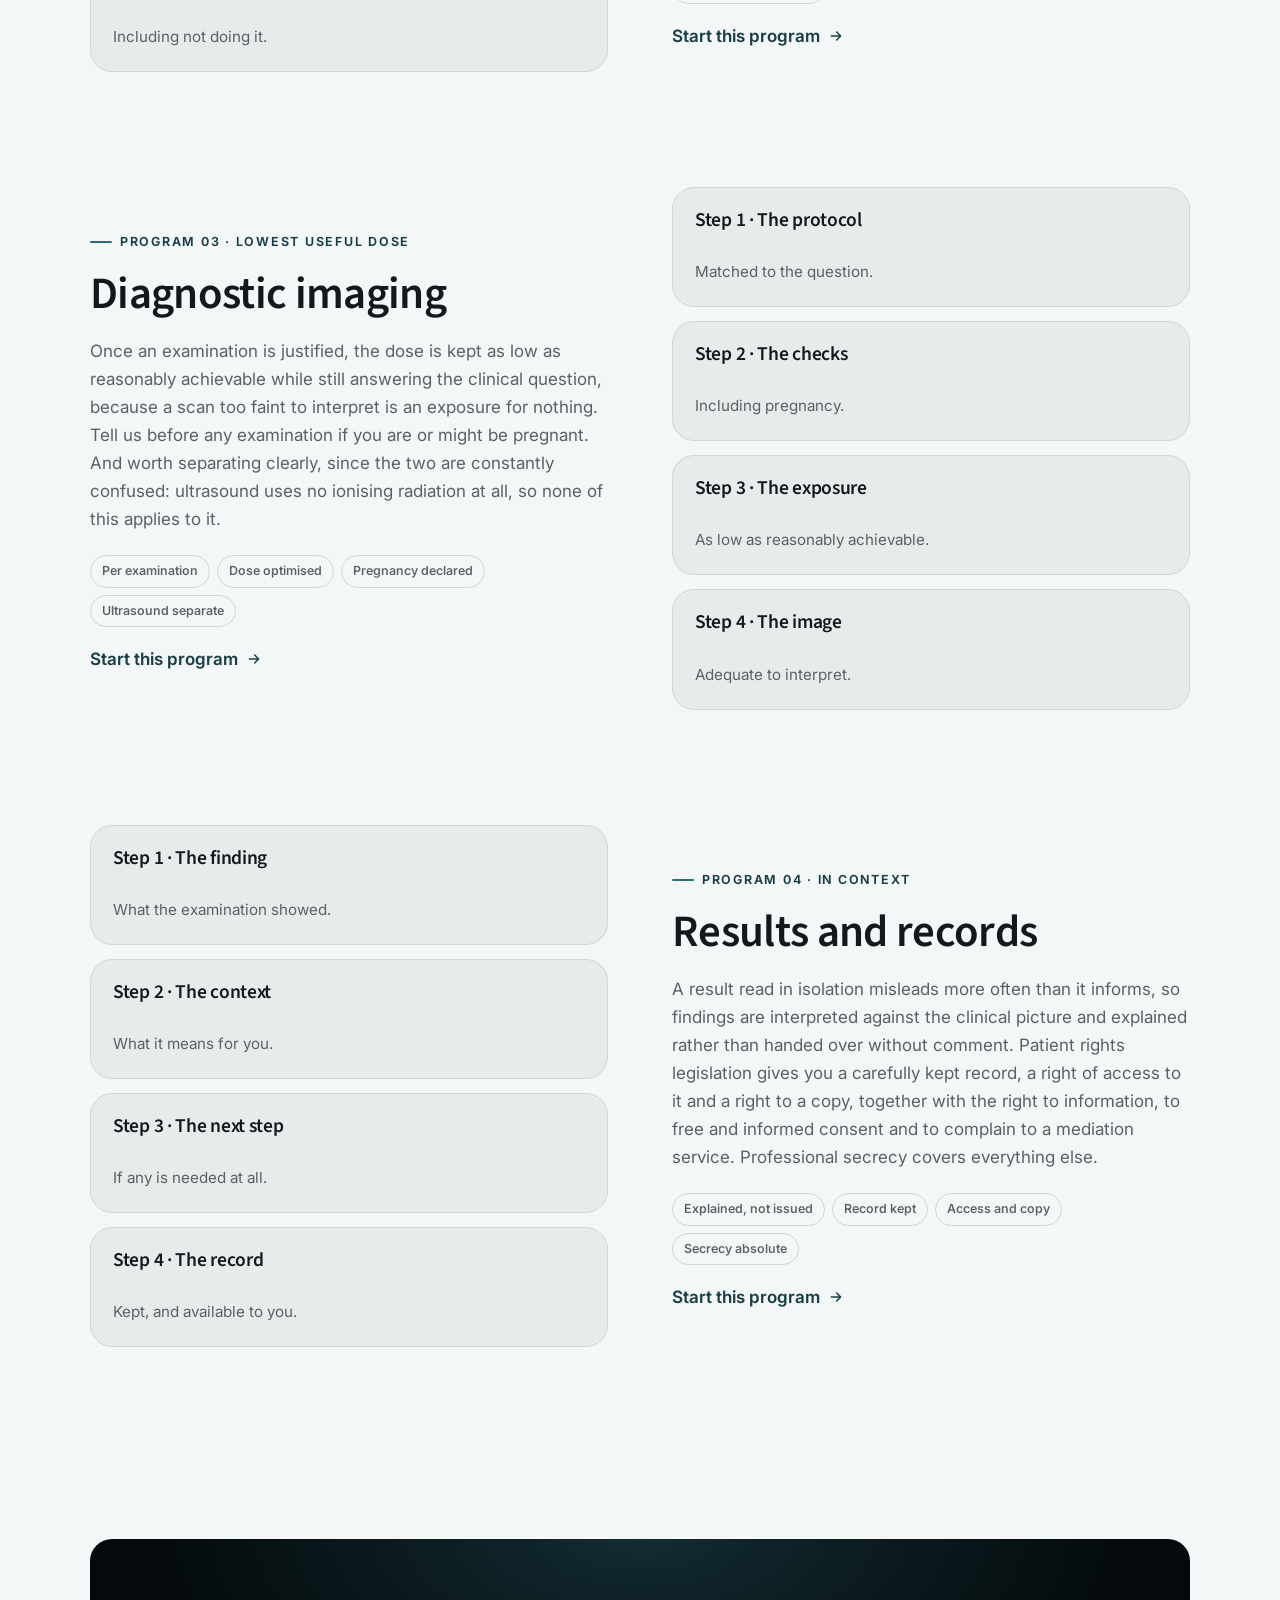
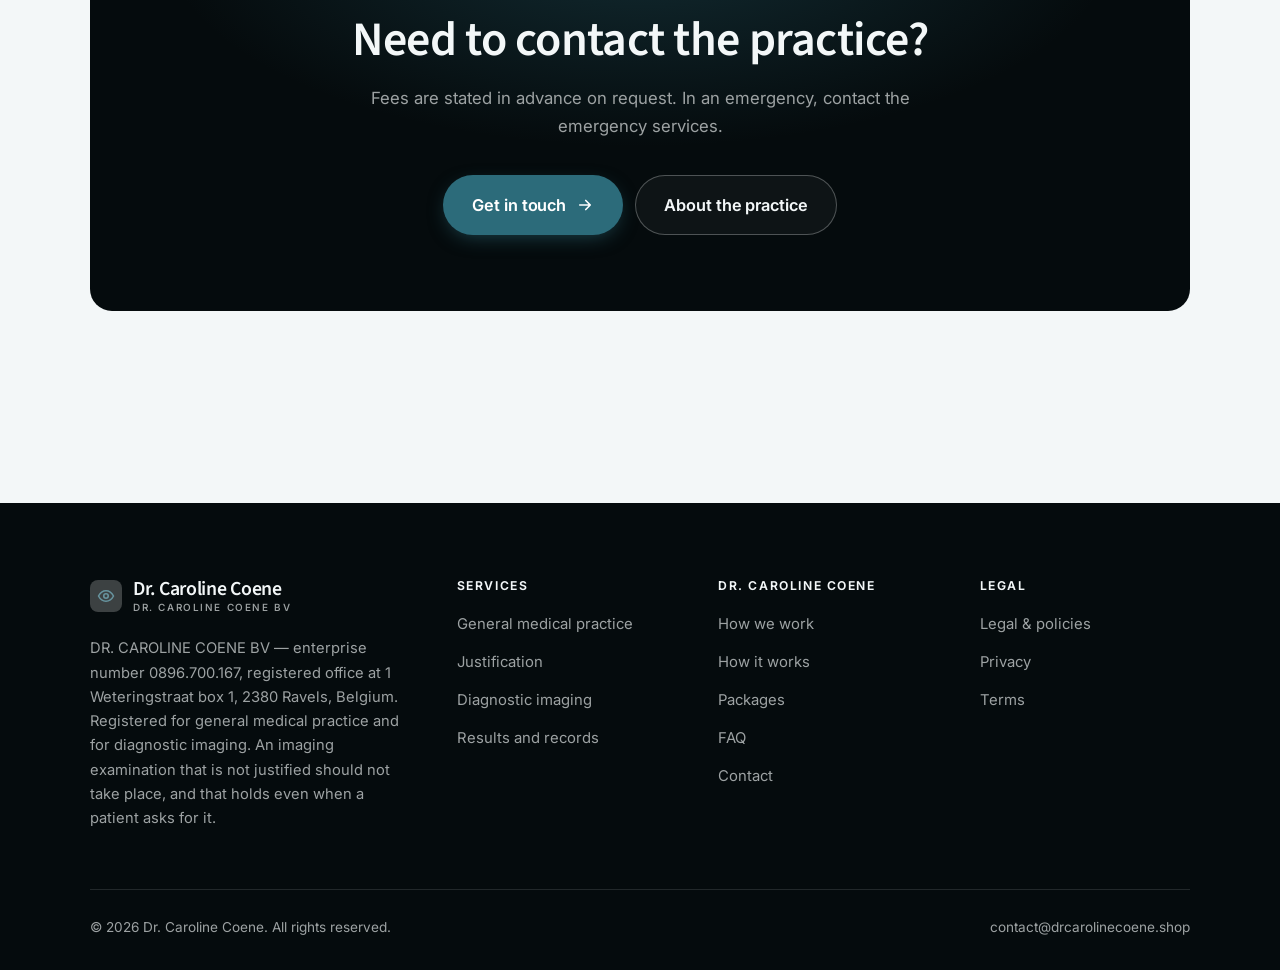
<file: programs.html>
<!DOCTYPE html>
<html lang="en" class="no-js">
<head>
<meta charset="utf-8">
<meta name="viewport" content="width=device-width, initial-scale=1">
<title>Services — Dr. Caroline Coene</title>
<meta name="description" content="DR. CAROLINE COENE BV in Ravels: general medical practice and diagnostic imaging, with justification and optimisation applied before any exposure.">
<link rel="canonical" href="https://drcarolinecoene.shop/programs.html">

<meta property="og:type" content="website">
<meta property="og:url" content="https://drcarolinecoene.shop/programs.html">
<meta property="og:site_name" content="Dr. Caroline Coene">
<meta property="og:locale" content="en_US">
<meta property="og:title" content="Services — Dr. Caroline Coene">
<meta property="og:description" content="DR. CAROLINE COENE BV in Ravels: general medical practice and diagnostic imaging, with justification and optimisation applied before any exposure.">
<meta name="theme-color" content="#050b0d">

<link rel="icon" href="assets/img/favicon.svg" type="image/svg+xml">
<link rel="preconnect" href="https://fonts.googleapis.com">
<link rel="preconnect" href="https://fonts.gstatic.com" crossorigin>
<link rel="stylesheet" href="https://fonts.googleapis.com/css2?family=Source+Sans+3:wght@400..700&family=Inter:wght@400..700&display=swap">
<link rel="stylesheet" href="assets/css/style.css">

<!-- Thème appliqué avant le premier rendu (évite le flash) -->
<script>
document.documentElement.classList.remove('no-js');
(function(){try{var t=localStorage.getItem('site-theme');if(t){document.documentElement.setAttribute('data-theme',t);}}catch(e){}})();
</script>
</head>

<body>
<a class="skip-link" href="#main">Skip to main content</a>

<header class="site-header">
  <nav class="wrap nav" aria-label="Main navigation">
    <a class="brand" href="index.html">
      <svg class="brand__mark" viewBox="0 0 64 64" aria-hidden="true">
        <rect class="bm-bg" width="64" height="64" rx="16"/>
        <g class="bm-ic" transform="translate(14 14) scale(1.5)" fill="none" stroke-width="2.1" stroke-linecap="round" stroke-linejoin="round"><path d="M2 12s3.6-7 10-7 10 7 10 7-3.6 7-10 7S2 12 2 12z"/><circle cx="12" cy="12" r="3"/></g>
      </svg>
      <span>Dr. Caroline Coene<span class="brand__sub">DR. CAROLINE COENE BV</span></span>
    </a>

    <ul class="nav__links" id="nav-links">
      <li><a href="index.html">Home</a></li>
      <li><a href="programs.html" aria-current="page">Services</a></li>
      <li><a href="index.html#pricing">Packages</a></li>
      <li><a href="about.html">How we work</a></li>
      <li><a href="contact.html">Contact</a></li>
      <li><a class="btn btn--primary" href="contact.html">Get in touch</a></li>
    </ul>

    <div class="nav__cta">
      <button class="theme-toggle" type="button" aria-label="Switch to dark theme">
        <svg class="icon-sun" viewBox="0 0 24 24" fill="none" stroke="currentColor" stroke-width="1.8" stroke-linecap="round" aria-hidden="true"><circle cx="12" cy="12" r="4"/><path d="M12 2v2m0 16v2M2 12h2m16 0h2M4.9 4.9l1.4 1.4m11.4 11.4 1.4 1.4M19.1 4.9l-1.4 1.4M6.3 17.7l-1.4 1.4"/></svg>
        <svg class="icon-moon" viewBox="0 0 24 24" fill="none" stroke="currentColor" stroke-width="1.8" stroke-linecap="round" stroke-linejoin="round" aria-hidden="true"><path d="M21 12.8A9 9 0 1 1 11.2 3a7 7 0 0 0 9.8 9.8z"/></svg>
      </button>
      <a class="btn btn--primary" href="contact.html">Get in touch</a>
      <button class="nav__toggle" type="button" aria-expanded="false" aria-controls="nav-links" aria-label="Open menu">
        <svg class="icon-open" viewBox="0 0 24 24" fill="none" stroke="currentColor" stroke-width="2" stroke-linecap="round" aria-hidden="true"><path d="M3 6h18M3 12h18M3 18h18"/></svg>
        <svg class="icon-close" viewBox="0 0 24 24" fill="none" stroke="currentColor" stroke-width="2" stroke-linecap="round" aria-hidden="true"><path d="M6 6l12 12M18 6L6 18"/></svg>
      </button>
    </div>
  </nav>
</header>

<main id="main">

<section class="page-head">
  <div class="wrap">
    <nav class="breadcrumb" aria-label="Breadcrumb">
      <a href="index.html">Home</a><span>/</span><span aria-current="page">Services</span>
    </nav>
    <h1>The practice, in detail</h1>
    <p>General practice, justification, diagnostic imaging, and results.</p>
  </div>
</section>

<section class="section wrap" id="practice">
  <div class="split reveal">
    <div>
      <span class="eyebrow">Program 01 · Registered activity</span>
      <h2>General medical practice</h2>
      <p>Practising medicine in Belgium requires the diploma, a visa from the federal health authority and registration with the Order of Physicians, alongside the quality of practice legislation covering competence, continuity of care and the patient record. Those registrations appear on the legal page rather than as loose claims here. Where a matter falls outside this practice you will be told and directed to the right care rather than seen anyway.</p>
      <ul class="tags"><li>By appointment</li><li>Fees stated in advance</li><li>Record kept</li><li>Referral where needed</li></ul>
      <p><a class="arrow-link" href="contact.html">Start this program <svg viewBox="0 0 24 24" fill="none" stroke="currentColor" stroke-width="2.2" stroke-linecap="round" stroke-linejoin="round" aria-hidden="true"><path d="M5 12h14M13 6l6 6-6 6"/></svg></a></p>
    </div>
    <div class="grid grid--2 grid--tight">
      <article class="card card--sm">
        <h3>Step 1 · Contact</h3>
        <p>What the matter concerns.</p>
      </article>
      <article class="card card--sm">
        <h3>Step 2 · Consultation</h3>
        <p>History, examination, discussion.</p>
      </article>
      <article class="card card--sm">
        <h3>Step 3 · Information</h3>
        <p>Purpose, risks, costs, options.</p>
      </article>
      <article class="card card--sm">
        <h3>Step 4 · Consent</h3>
        <p>Freely given, after all of that.</p>
      </article>
    </div>
  </div>
</section>

<section class="section section--flush wrap" id="justification">
  <div class="split reveal">
    <div class="grid grid--2 grid--tight">
      <article class="card card--sm">
        <h3>Step 1 · The question</h3>
        <p>What the examination would answer.</p>
      </article>
      <article class="card card--sm">
        <h3>Step 2 · The alternative</h3>
        <p>Anything without radiation.</p>
      </article>
      <article class="card card--sm">
        <h3>Step 3 · The balance</h3>
        <p>Benefit against detriment.</p>
      </article>
      <article class="card card--sm">
        <h3>Step 4 · The decision</h3>
        <p>Including not doing it.</p>
      </article>
    </div>
    <div>
      <span class="eyebrow">Program 02 · Before any exposure</span>
      <h2>Justification</h2>
      <p>An exposure has to show a sufficient net benefit for the individual, weighed against the harm it may cause, and an alternative achieving the same objective with no radiation or less of it has to be considered. The uncomfortable consequence is that a patient asking for a scan is not a justification for one. Agreeing to an unnecessary examination is not a kindness: it is an exposure with no counterweight, and sometimes a finding that leads nowhere useful.</p>
      <ul class="tags"><li>Every exposure</li><li>Alternatives considered</li><li>Recorded</li><li>Declined if unjustified</li></ul>
      <p><a class="arrow-link" href="contact.html">Start this program <svg viewBox="0 0 24 24" fill="none" stroke="currentColor" stroke-width="2.2" stroke-linecap="round" stroke-linejoin="round" aria-hidden="true"><path d="M5 12h14M13 6l6 6-6 6"/></svg></a></p>
    </div>
  </div>
</section>

<section class="section section--flush wrap" id="imaging">
  <div class="split reveal">
    <div>
      <span class="eyebrow">Program 03 · Lowest useful dose</span>
      <h2>Diagnostic imaging</h2>
      <p>Once an examination is justified, the dose is kept as low as reasonably achievable while still answering the clinical question, because a scan too faint to interpret is an exposure for nothing. Tell us before any examination if you are or might be pregnant. And worth separating clearly, since the two are constantly confused: ultrasound uses no ionising radiation at all, so none of this applies to it.</p>
      <ul class="tags"><li>Per examination</li><li>Dose optimised</li><li>Pregnancy declared</li><li>Ultrasound separate</li></ul>
      <p><a class="arrow-link" href="contact.html">Start this program <svg viewBox="0 0 24 24" fill="none" stroke="currentColor" stroke-width="2.2" stroke-linecap="round" stroke-linejoin="round" aria-hidden="true"><path d="M5 12h14M13 6l6 6-6 6"/></svg></a></p>
    </div>
    <div class="grid grid--2 grid--tight">
      <article class="card card--sm">
        <h3>Step 1 · The protocol</h3>
        <p>Matched to the question.</p>
      </article>
      <article class="card card--sm">
        <h3>Step 2 · The checks</h3>
        <p>Including pregnancy.</p>
      </article>
      <article class="card card--sm">
        <h3>Step 3 · The exposure</h3>
        <p>As low as reasonably achievable.</p>
      </article>
      <article class="card card--sm">
        <h3>Step 4 · The image</h3>
        <p>Adequate to interpret.</p>
      </article>
    </div>
  </div>
</section>

<section class="section section--flush wrap" id="results">
  <div class="split reveal">
    <div class="grid grid--2 grid--tight">
      <article class="card card--sm">
        <h3>Step 1 · The finding</h3>
        <p>What the examination showed.</p>
      </article>
      <article class="card card--sm">
        <h3>Step 2 · The context</h3>
        <p>What it means for you.</p>
      </article>
      <article class="card card--sm">
        <h3>Step 3 · The next step</h3>
        <p>If any is needed at all.</p>
      </article>
      <article class="card card--sm">
        <h3>Step 4 · The record</h3>
        <p>Kept, and available to you.</p>
      </article>
    </div>
    <div>
      <span class="eyebrow">Program 04 · In context</span>
      <h2>Results and records</h2>
      <p>A result read in isolation misleads more often than it informs, so findings are interpreted against the clinical picture and explained rather than handed over without comment. Patient rights legislation gives you a carefully kept record, a right of access to it and a right to a copy, together with the right to information, to free and informed consent and to complain to a mediation service. Professional secrecy covers everything else.</p>
      <ul class="tags"><li>Explained, not issued</li><li>Record kept</li><li>Access and copy</li><li>Secrecy absolute</li></ul>
      <p><a class="arrow-link" href="contact.html">Start this program <svg viewBox="0 0 24 24" fill="none" stroke="currentColor" stroke-width="2.2" stroke-linecap="round" stroke-linejoin="round" aria-hidden="true"><path d="M5 12h14M13 6l6 6-6 6"/></svg></a></p>
    </div>
  </div>
</section>

<section class="wrap section--tight">
  <div class="cta-band reveal">
    <h2>Need to contact the practice?</h2>
    <p>Fees are stated in advance on request. In an emergency, contact the emergency services.</p>
    <div class="hero__actions">
      <a class="btn btn--primary btn--lg" href="contact.html">Get in touch <svg viewBox="0 0 24 24" fill="none" stroke="currentColor" stroke-width="2.2" stroke-linecap="round" stroke-linejoin="round" aria-hidden="true"><path d="M5 12h14M13 6l6 6-6 6"/></svg></a>
      <a class="btn btn--on-dark btn--lg" href="programs.html">About the practice</a>
    </div>
  </div>
</section>

</main>

<footer class="site-footer">
  <div class="wrap">
    <div class="footer__grid">
      <div class="footer__brand">
        <a class="brand" href="index.html">
          <svg class="brand__mark" viewBox="0 0 64 64" aria-hidden="true">
        <rect class="bm-bg" width="64" height="64" rx="16"/>
        <g class="bm-ic" transform="translate(14 14) scale(1.5)" fill="none" stroke-width="2.1" stroke-linecap="round" stroke-linejoin="round"><path d="M2 12s3.6-7 10-7 10 7 10 7-3.6 7-10 7S2 12 2 12z"/><circle cx="12" cy="12" r="3"/></g>
      </svg>
          <span>Dr. Caroline Coene<span class="brand__sub">DR. CAROLINE COENE BV</span></span>
        </a>
        <p>DR. CAROLINE COENE BV — enterprise number 0896.700.167, registered office at 1 Weteringstraat box 1, 2380 Ravels, Belgium. Registered for general medical practice and for diagnostic imaging. An imaging examination that is not justified should not take place, and that holds even when a patient asks for it.</p>
      </div>

      <div class="footer__col">
        <h4>Services</h4>
        <ul>
          <li><a href="programs.html#practice">General medical practice</a></li>
          <li><a href="programs.html#justification">Justification</a></li>
          <li><a href="programs.html#imaging">Diagnostic imaging</a></li>
          <li><a href="programs.html#results">Results and records</a></li>
        </ul>
      </div>

      <div class="footer__col">
        <h4>Dr. Caroline Coene</h4>
        <ul>
          <li><a href="about.html">How we work</a></li>
          <li><a href="index.html#how-it-works">How it works</a></li>
          <li><a href="index.html#pricing">Packages</a></li>
          <li><a href="index.html#faq">FAQ</a></li>
          <li><a href="contact.html">Contact</a></li>
        </ul>
      </div>

      <div class="footer__col">
        <h4>Legal</h4>
        <ul>
          <li><a href="legal.html">Legal &amp; policies</a></li>
          <li><a href="legal.html#privacy">Privacy</a></li>
          <li><a href="legal.html#terms">Terms</a></li>
        </ul>
      </div>
    </div>

    <div class="footer__bottom">
      <p>© <span data-year>2026</span> Dr. Caroline Coene. All rights reserved.</p>
      <p><a href="mailto:contact@drcarolinecoene.shop">contact@drcarolinecoene.shop</a></p>
    </div>
  </div>
</footer>

<script src="assets/js/main.js" defer></script>
</body>
</html>
</file>
<file: assets/css/style.css>
/* Dr. Caroline Coene — couleurs et polices de la marque.
   Modifier ces valeurs suffit à changer l'identité visuelle de tout le site. */
:root {
  --c-accent:    #2c6b7a;
  --c-on-accent: #ffffff;
  --c-ink:       #050b0d;
  --c-paper:     #f3f7f8;

  --accent-ink-light: color-mix(in srgb, var(--c-accent) 58%, black);
  --accent-on-dark:   color-mix(in srgb, var(--c-accent) 72%, white);

  --font-display: "Source Sans 3", system-ui, -apple-system, "Segoe UI", sans-serif;
  --font-body: "Inter", system-ui, -apple-system, "Segoe UI", sans-serif;
  --display-weight: 600;
  --display-tracking: -.015em;
}

/* ==========================================================================
   Feuille de style commune aux sites de coaching
   Les couleurs de marque (--c-accent, --c-on-accent, --c-ink, --c-paper) et
   les polices sont définies juste au-dessus, par site. Tout le reste en dérive.
   ========================================================================== */

/* --------------------------------------------------------------------------
   1. Tokens dérivés
   -------------------------------------------------------------------------- */

:root {
  /* Thème clair */
  --paper:      var(--c-paper);
  --paper-2:    color-mix(in srgb, var(--c-paper) 95%, var(--c-ink));
  --paper-3:    color-mix(in srgb, var(--c-paper) 89%, var(--c-ink));
  --line:       color-mix(in srgb, var(--c-paper) 86%, var(--c-ink));
  --text:       color-mix(in srgb, var(--c-ink) 94%, var(--c-paper));
  --muted:      color-mix(in srgb, var(--c-ink) 64%, var(--c-paper));
  --accent:     var(--c-accent);
  --accent-600: color-mix(in srgb, var(--c-accent) 86%, black);
  --accent-ink: var(--accent-ink-light);
  --on-accent:  var(--c-on-accent);
  --ink:        var(--c-ink);
  --ink-soft:   color-mix(in srgb, var(--c-ink) 90%, white);
  --on-ink:     var(--c-paper);
  --on-ink-mut: color-mix(in srgb, var(--c-paper) 64%, var(--c-ink));
  --brand-bg:   var(--c-ink);

  /* Rayons */
  --r-sm: 8px;
  --r-md: 14px;
  --r-lg: 22px;
  --r-full: 999px;

  /* Ombres */
  --sh-1: 0 1px 2px rgba(0, 0, 0, .05), 0 2px 8px rgba(0, 0, 0, .04);
  --sh-2: 0 2px 4px rgba(0, 0, 0, .05), 0 12px 32px rgba(0, 0, 0, .09);
  --sh-3: 0 4px 8px rgba(0, 0, 0, .06), 0 24px 56px rgba(0, 0, 0, .14);

  /* Rythme */
  --gutter: clamp(16px, 4vw, 40px);
  --maxw: 1180px;
  --section-y: clamp(64px, 9vw, 124px);

  --ease: cubic-bezier(.22, .61, .36, 1);
}

/* Thème sombre — suit le système, sauf si l'utilisateur a choisi « clair » */
@media (prefers-color-scheme: dark) {
  :root:not([data-theme="light"]) {
    --paper:      var(--c-ink);
    --paper-2:    color-mix(in srgb, var(--c-ink) 92%, white);
    --paper-3:    color-mix(in srgb, var(--c-ink) 86%, white);
    --line:       color-mix(in srgb, var(--c-ink) 80%, white);
    --text:       color-mix(in srgb, var(--c-paper) 94%, var(--c-ink));
    --muted:      color-mix(in srgb, var(--c-paper) 66%, var(--c-ink));
    --accent-ink: var(--accent-on-dark);
    --ink:        color-mix(in srgb, var(--c-ink) 72%, black);
    --brand-bg:   color-mix(in srgb, var(--c-ink) 80%, white);
    --sh-1: 0 1px 2px rgba(0, 0, 0, .4), 0 2px 8px rgba(0, 0, 0, .3);
    --sh-2: 0 2px 4px rgba(0, 0, 0, .4), 0 12px 32px rgba(0, 0, 0, .45);
    --sh-3: 0 4px 8px rgba(0, 0, 0, .45), 0 24px 56px rgba(0, 0, 0, .55);
  }
}

/* Thème sombre — choix explicite */
:root[data-theme="dark"] {
  --paper:      var(--c-ink);
  --paper-2:    color-mix(in srgb, var(--c-ink) 92%, white);
  --paper-3:    color-mix(in srgb, var(--c-ink) 86%, white);
  --line:       color-mix(in srgb, var(--c-ink) 80%, white);
  --text:       color-mix(in srgb, var(--c-paper) 94%, var(--c-ink));
  --muted:      color-mix(in srgb, var(--c-paper) 66%, var(--c-ink));
  --accent-ink: var(--accent-on-dark);
  --ink:        color-mix(in srgb, var(--c-ink) 72%, black);
  --brand-bg:   color-mix(in srgb, var(--c-ink) 80%, white);
  --sh-1: 0 1px 2px rgba(0, 0, 0, .4), 0 2px 8px rgba(0, 0, 0, .3);
  --sh-2: 0 2px 4px rgba(0, 0, 0, .4), 0 12px 32px rgba(0, 0, 0, .45);
  --sh-3: 0 4px 8px rgba(0, 0, 0, .45), 0 24px 56px rgba(0, 0, 0, .55);
}

/* --------------------------------------------------------------------------
   2. Reset / base
   -------------------------------------------------------------------------- */

*, *::before, *::after { box-sizing: border-box; }

* { margin: 0; }

html {
  -webkit-text-size-adjust: 100%;
  scroll-behavior: smooth;
  scroll-padding-top: 88px;
}

body {
  background: var(--paper);
  color: var(--text);
  font-family: var(--font-body);
  font-size: 17px;
  line-height: 1.65;
  -webkit-font-smoothing: antialiased;
  text-rendering: optimizeLegibility;
  overflow-x: hidden;
}

img, svg, video { display: block; max-width: 100%; height: auto; }

a { color: inherit; text-decoration: none; }

button, input, textarea, select { font: inherit; color: inherit; }

h1, h2, h3, h4 {
  font-family: var(--font-display);
  font-weight: var(--display-weight);
  line-height: 1.08;
  letter-spacing: var(--display-tracking);
  text-wrap: balance;
}

p { text-wrap: pretty; }

:focus-visible {
  outline: 3px solid var(--accent);
  outline-offset: 3px;
  border-radius: 4px;
}

::selection { background: var(--accent); color: var(--on-accent); }

/* --------------------------------------------------------------------------
   3. Utilitaires de mise en page
   -------------------------------------------------------------------------- */

.wrap {
  width: 100%;
  max-width: var(--maxw);
  margin-inline: auto;
  padding-inline: var(--gutter);
}

.section { padding-block: var(--section-y); }
.section--flush { padding-top: 0; }
.section--tight { padding-block: clamp(48px, 6vw, 80px); }

.skip-link {
  position: absolute;
  left: 12px;
  top: -100px;
  z-index: 200;
  background: var(--accent);
  color: var(--on-accent);
  padding: 12px 20px;
  border-radius: var(--r-sm);
  font-weight: 600;
  transition: top .2s var(--ease);
}
.skip-link:focus { top: 12px; }

.eyebrow {
  display: inline-flex;
  align-items: center;
  gap: 8px;
  font-size: .78rem;
  font-weight: 650;
  letter-spacing: .14em;
  text-transform: uppercase;
  color: var(--accent-ink);
  margin-bottom: 18px;
}
.eyebrow::before {
  content: "";
  width: 22px;
  height: 2px;
  background: var(--accent);
  border-radius: 2px;
}

.section-head { max-width: 62ch; margin-bottom: clamp(36px, 5vw, 60px); }
.section-head h2 { font-size: clamp(2rem, 4.4vw, 3.1rem); }
.section-head p {
  margin-top: 18px;
  color: var(--muted);
  font-size: clamp(1rem, 1.6vw, 1.12rem);
  max-width: 58ch;
}

.section-head--center { margin-inline: auto; text-align: center; }
.section-head--center .eyebrow { justify-content: center; }
.section-head--center p { margin-inline: auto; }

/* --------------------------------------------------------------------------
   4. Boutons
   -------------------------------------------------------------------------- */

.btn {
  display: inline-flex;
  align-items: center;
  justify-content: center;
  gap: 10px;
  padding: 14px 26px;
  border: 1px solid transparent;
  border-radius: var(--r-full);
  font-weight: 620;
  font-size: .98rem;
  letter-spacing: -.005em;
  cursor: pointer;
  white-space: nowrap;
  transition: transform .18s var(--ease), background-color .18s var(--ease),
              border-color .18s var(--ease), box-shadow .18s var(--ease), color .18s var(--ease);
}
.btn:hover { transform: translateY(-2px); }
.btn:active { transform: translateY(0); }

.btn--primary {
  background: var(--accent);
  color: var(--on-accent);
  box-shadow: 0 6px 20px -6px color-mix(in srgb, var(--c-accent) 65%, transparent);
}
.btn--primary:hover {
  background: var(--accent-600);
  box-shadow: 0 12px 28px -8px color-mix(in srgb, var(--c-accent) 70%, transparent);
}

.btn--ghost {
  border-color: var(--line);
  background: transparent;
  color: var(--text);
}
.btn--ghost:hover { border-color: var(--accent); color: var(--accent-ink); }

.btn--on-dark {
  border-color: color-mix(in srgb, var(--c-paper) 28%, transparent);
  color: var(--on-ink);
  background: color-mix(in srgb, var(--c-paper) 4%, transparent);
}
.btn--on-dark:hover {
  border-color: color-mix(in srgb, var(--c-paper) 60%, transparent);
  background: color-mix(in srgb, var(--c-paper) 10%, transparent);
}

.btn--lg { padding: 16px 28px; font-size: 1.02rem; }
.btn--block { width: 100%; }

.btn svg { width: 18px; height: 18px; flex: none; }

@media (max-width: 420px) {
  .btn--lg { padding: 15px 22px; font-size: 1rem; white-space: normal; text-align: center; }
}

/* Lien fléché */
.arrow-link {
  display: inline-flex;
  align-items: center;
  gap: 8px;
  font-weight: 620;
  color: var(--accent-ink);
}
.arrow-link svg { width: 16px; height: 16px; transition: transform .18s var(--ease); }
.arrow-link:hover svg { transform: translateX(4px); }

/* --------------------------------------------------------------------------
   5. En-tête / navigation
   -------------------------------------------------------------------------- */

.site-header {
  position: sticky;
  top: 0;
  z-index: 100;
  background: color-mix(in srgb, var(--paper) 82%, transparent);
  backdrop-filter: saturate(180%) blur(14px);
  -webkit-backdrop-filter: saturate(180%) blur(14px);
  border-bottom: 1px solid transparent;
  transition: border-color .25s var(--ease), background-color .25s var(--ease);
}
.site-header.is-stuck {
  border-bottom-color: var(--line);
  background: color-mix(in srgb, var(--paper) 94%, transparent);
}

.nav {
  display: flex;
  align-items: center;
  justify-content: space-between;
  gap: 24px;
  height: 74px;
}

.brand {
  display: inline-flex;
  align-items: center;
  gap: 11px;
  font-family: var(--font-display);
  font-weight: var(--display-weight);
  font-size: 1.24rem;
  letter-spacing: var(--display-tracking);
  flex: none;
  line-height: 1.1;
}
.brand__mark { width: 32px; height: 32px; flex: none; }
.brand__mark .bm-bg { fill: var(--brand-bg); }
.brand__mark .bm-ic { stroke: var(--accent-on-dark); color: var(--accent-on-dark); }
.brand__sub {
  display: block;
  font-family: var(--font-body);
  font-size: .62rem;
  font-weight: 550;
  letter-spacing: .16em;
  text-transform: uppercase;
  color: var(--muted);
  margin-top: 1px;
}

.nav__links {
  display: flex;
  align-items: center;
  gap: 4px;
  list-style: none;
  padding: 0;
}
.nav__links a {
  display: block;
  padding: 9px 14px;
  border-radius: var(--r-full);
  font-size: .95rem;
  font-weight: 520;
  color: var(--muted);
  transition: color .16s var(--ease), background-color .16s var(--ease);
}
.nav__links a:hover { color: var(--text); background: var(--paper-2); }
.nav__links a[aria-current="page"] { color: var(--text); font-weight: 620; }
.nav__links .btn { display: none; }

.nav__cta { display: flex; align-items: center; gap: 10px; flex: none; }

.nav__toggle {
  display: none;
  width: 44px;
  height: 44px;
  align-items: center;
  justify-content: center;
  background: transparent;
  border: 1px solid var(--line);
  border-radius: var(--r-full);
  cursor: pointer;
}
.nav__toggle svg { width: 20px; height: 20px; }
.nav__toggle .icon-close { display: none; }
.nav__toggle[aria-expanded="true"] .icon-open { display: none; }
.nav__toggle[aria-expanded="true"] .icon-close { display: block; }

@media (max-width: 900px) {
  .nav__links, .nav__cta .btn { display: none; }
  .nav__toggle { display: inline-flex; }

  .nav__links {
    position: fixed;
    inset: 74px 0 auto;
    flex-direction: column;
    align-items: stretch;
    gap: 2px;
    padding: 20px var(--gutter) 32px;
    background: var(--paper);
    border-bottom: 1px solid var(--line);
    box-shadow: var(--sh-2);
  }
  .nav__links.is-open { display: flex; }
  .nav__links a { padding: 14px 4px; font-size: 1.1rem; border-radius: var(--r-sm); }
  .nav__links a.btn { display: inline-flex; margin-top: 14px; padding: 14px 26px; color: var(--on-accent); }
}

@media (max-width: 380px) {
  .brand__sub { display: none; }
}

/* Bouton de thème */
.theme-toggle {
  width: 44px;
  height: 44px;
  display: inline-flex;
  align-items: center;
  justify-content: center;
  background: transparent;
  border: 1px solid var(--line);
  border-radius: var(--r-full);
  cursor: pointer;
  color: var(--muted);
  transition: color .16s var(--ease), border-color .16s var(--ease);
}
.theme-toggle:hover { color: var(--text); border-color: var(--accent); }
.theme-toggle svg { width: 18px; height: 18px; }
.theme-toggle .icon-moon { display: none; }
:root[data-theme="dark"] .theme-toggle .icon-sun { display: none; }
:root[data-theme="dark"] .theme-toggle .icon-moon { display: block; }
@media (prefers-color-scheme: dark) {
  :root:not([data-theme="light"]) .theme-toggle .icon-sun { display: none; }
  :root:not([data-theme="light"]) .theme-toggle .icon-moon { display: block; }
}

/* --------------------------------------------------------------------------
   6. Hero
   -------------------------------------------------------------------------- */

.hero {
  position: relative;
  background: var(--ink);
  color: var(--on-ink);
  overflow: hidden;
  isolation: isolate;
}

/* Halo de couleur + grain léger */
.hero::before {
  content: "";
  position: absolute;
  inset: -30% -10% auto;
  height: 130%;
  background:
    radial-gradient(60% 55% at 78% 18%, color-mix(in srgb, var(--c-accent) 34%, transparent), transparent 62%),
    radial-gradient(48% 44% at 12% 88%, color-mix(in srgb, var(--c-accent) 16%, transparent), transparent 66%);
  z-index: -2;
  pointer-events: none;
}
.hero::after {
  content: "";
  position: absolute;
  inset: 0;
  background-image: url("data:image/svg+xml,%3Csvg xmlns='http://www.w3.org/2000/svg' width='160' height='160'%3E%3Cfilter id='n'%3E%3CfeTurbulence type='fractalNoise' baseFrequency='.85' numOctaves='3'/%3E%3C/filter%3E%3Crect width='160' height='160' filter='url(%23n)' opacity='.28'/%3E%3C/svg%3E");
  opacity: .45;
  mix-blend-mode: overlay;
  z-index: -1;
  pointer-events: none;
}

.hero__inner {
  display: grid;
  grid-template-columns: minmax(0, 1.05fr) minmax(0, .95fr);
  align-items: center;
  gap: clamp(32px, 5vw, 72px);
  padding-block: clamp(56px, 8vw, 110px);
}

.hero h1 {
  font-size: clamp(2.5rem, 6vw, 4.6rem);
  letter-spacing: calc(var(--display-tracking) * 1.4);
}
.hero h1 em {
  font-style: normal;
  color: var(--accent-on-dark);
  text-decoration: underline;
  text-decoration-color: color-mix(in srgb, var(--c-accent) 45%, transparent);
  text-decoration-thickness: .1em;
  text-underline-offset: .14em;
  text-decoration-skip-ink: none;
}

.hero__lede {
  margin-top: 22px;
  font-size: clamp(1.04rem, 1.9vw, 1.2rem);
  color: var(--on-ink-mut);
  max-width: 50ch;
}

.hero__actions {
  display: flex;
  flex-wrap: wrap;
  gap: 12px;
  margin-top: 34px;
}

.hero__eyebrow { color: var(--accent-on-dark); }
.hero__eyebrow::before { background: var(--accent-on-dark); }

/* Faits sur l'offre */
.hero__proof {
  display: grid;
  grid-template-columns: repeat(4, minmax(0, 1fr));
  gap: clamp(18px, 3vw, 32px);
  margin-top: 44px;
  padding: 26px 0 0;
  border-top: 1px solid color-mix(in srgb, var(--c-paper) 14%, transparent);
  list-style: none;
}
.stat__num {
  display: block;
  font-family: var(--font-display);
  font-size: clamp(1.5rem, 2.6vw, 2.05rem);
  font-weight: var(--display-weight);
  line-height: 1;
  letter-spacing: var(--display-tracking);
  white-space: nowrap;
}
.stat__label {
  display: block;
  margin-top: 7px;
  font-size: .82rem;
  line-height: 1.4;
  color: var(--on-ink-mut);
}

.hero__art svg { width: 100%; height: auto; border-radius: var(--r-lg); box-shadow: var(--sh-3); }

@media (max-width: 880px) {
  .hero__inner { grid-template-columns: 1fr; }
  .hero__art { order: -1; max-width: 560px; }
}
@media (max-width: 540px) {
  .hero__proof { grid-template-columns: repeat(2, minmax(0, 1fr)); }
}

/* --------------------------------------------------------------------------
   7. Bandeau défilant
   -------------------------------------------------------------------------- */

.marquee {
  background: var(--ink-soft);
  color: var(--on-ink-mut);
  border-top: 1px solid color-mix(in srgb, var(--c-paper) 8%, transparent);
  padding-block: 18px;
  overflow: hidden;
  white-space: nowrap;
  mask-image: linear-gradient(90deg, transparent, #000 8%, #000 92%, transparent);
  -webkit-mask-image: linear-gradient(90deg, transparent, #000 8%, #000 92%, transparent);
}
.marquee__track {
  display: inline-flex;
  gap: 42px;
  align-items: center;
  animation: marquee 38s linear infinite;
  font-size: .86rem;
  letter-spacing: .12em;
  text-transform: uppercase;
  font-weight: 560;
}
.marquee__track span { display: inline-flex; align-items: center; gap: 42px; }
.marquee__track span::after {
  content: "";
  width: 5px; height: 5px;
  border-radius: 50%;
  background: var(--accent);
  opacity: .8;
}
@keyframes marquee { to { transform: translateX(-50%); } }

/* --------------------------------------------------------------------------
   8. Grilles de cartes
   -------------------------------------------------------------------------- */

.grid {
  display: grid;
  gap: clamp(16px, 2.2vw, 26px);
}
.grid--2 { grid-template-columns: repeat(auto-fit, minmax(min(100%, 260px), 1fr)); }
.grid--3 { grid-template-columns: repeat(auto-fit, minmax(min(100%, 270px), 1fr)); }
.grid--4 { grid-template-columns: repeat(auto-fit, minmax(min(100%, 230px), 1fr)); }
.grid--tight { gap: 14px; }

.card {
  position: relative;
  display: flex;
  flex-direction: column;
  padding: 28px;
  background: var(--paper-2);
  border: 1px solid var(--line);
  border-radius: var(--r-lg);
  transition: transform .22s var(--ease), box-shadow .22s var(--ease), border-color .22s var(--ease);
}
a.card:hover, .card--lift:hover {
  transform: translateY(-5px);
  box-shadow: var(--sh-2);
  border-color: color-mix(in srgb, var(--c-accent) 45%, var(--line));
}
.card--sm { padding: 22px; }
.card--sm h3 { font-size: 1rem; }
.card__icon {
  width: 52px;
  height: 52px;
  display: grid;
  place-items: center;
  border-radius: var(--r-md);
  background: color-mix(in srgb, var(--c-accent) 15%, transparent);
  color: var(--accent-ink);
  margin-bottom: 20px;
}
.card__icon svg { width: 26px; height: 26px; }
.card h3 { font-size: 1.22rem; margin-bottom: 10px; }
.card p { color: var(--muted); font-size: .95rem; }
.card .arrow-link { margin-top: auto; padding-top: 18px; font-size: .92rem; }

.tags {
  list-style: none;
  padding: 0;
  margin: 18px 0 0;
  display: flex;
  flex-wrap: wrap;
  gap: 7px;
}
.tags li {
  font-size: .78rem;
  font-weight: 560;
  padding: 5px 11px;
  border-radius: var(--r-full);
  background: var(--paper);
  border: 1px solid var(--line);
  color: var(--muted);
}

/* --------------------------------------------------------------------------
   9. Méthode (étapes)
   -------------------------------------------------------------------------- */

.steps { counter-reset: step; }
.step {
  position: relative;
  padding: 30px 26px 26px;
  background: var(--paper);
  border: 1px solid var(--line);
  border-radius: var(--r-lg);
}
.step::before {
  counter-increment: step;
  content: "0" counter(step);
  display: block;
  font-family: var(--font-display);
  font-size: 2.6rem;
  font-weight: var(--display-weight);
  line-height: 1;
  letter-spacing: var(--display-tracking);
  color: color-mix(in srgb, var(--c-accent) 55%, var(--paper));
  margin-bottom: 16px;
}
.step h3 { font-size: 1.12rem; margin-bottom: 9px; }
.step p { color: var(--muted); font-size: .93rem; }

/* --------------------------------------------------------------------------
   10. Tarifs
   -------------------------------------------------------------------------- */

.plans { align-items: start; }

.plan {
  display: flex;
  flex-direction: column;
  padding: 32px 28px;
  background: var(--paper);
  border: 1px solid var(--line);
  border-radius: var(--r-lg);
  height: 100%;
  position: relative;
}
.plan--featured {
  background: var(--ink);
  color: var(--on-ink);
  border-color: var(--ink);
  box-shadow: var(--sh-3);
}
.plan--featured .plan__desc,
.plan--featured .plan__period,
.plan--featured .plan__features li { color: var(--on-ink-mut); }
.plan--featured .plan__features li::before { color: var(--accent-on-dark); }

.plan__tag {
  position: absolute;
  top: 18px;
  right: 18px;
  font-size: .7rem;
  font-weight: 680;
  letter-spacing: .1em;
  text-transform: uppercase;
  padding: 5px 12px;
  border-radius: var(--r-full);
  background: var(--accent);
  color: var(--on-accent);
}

.plan h3 { font-size: 1.3rem; }
.plan--featured h3 { padding-right: 120px; }
.plan__desc { margin-top: 8px; color: var(--muted); font-size: .92rem; min-height: 2.8em; }

.plan__price {
  display: flex;
  align-items: baseline;
  gap: 6px;
  margin: 22px 0 4px;
  font-family: var(--font-display);
  font-size: clamp(2.2rem, 4vw, 2.9rem);
  font-weight: var(--display-weight);
  letter-spacing: var(--display-tracking);
  line-height: 1;
}
.plan__period { font-family: var(--font-body); font-size: .9rem; font-weight: 450; color: var(--muted); letter-spacing: 0; }

.plan__features {
  list-style: none;
  padding: 0;
  margin: 24px 0 28px;
  display: grid;
  gap: 11px;
  flex: 1;
}
.plan__features li {
  display: grid;
  grid-template-columns: 20px 1fr;
  gap: 10px;
  font-size: .93rem;
  color: var(--muted);
  align-items: start;
}
.plan__features li::before {
  content: "✓";
  color: var(--accent-ink);
  font-weight: 700;
  line-height: 1.5;
}

.plans-note { text-align: center; margin-top: 26px; font-size: .88rem; color: var(--muted); }

/* --------------------------------------------------------------------------
   11. Bloc split (texte + illustration)
   -------------------------------------------------------------------------- */

.split {
  display: grid;
  grid-template-columns: repeat(auto-fit, minmax(min(100%, 340px), 1fr));
  gap: clamp(32px, 5vw, 68px);
  align-items: center;
}
.split--top { align-items: start; }
.split__art svg { width: 100%; border-radius: var(--r-lg); box-shadow: var(--sh-2); }
.split h2 { font-size: clamp(1.9rem, 4vw, 2.8rem); }
.split p { margin-top: 18px; color: var(--muted); }
.split .tags { margin-top: 22px; }

/* --------------------------------------------------------------------------
   12. FAQ
   -------------------------------------------------------------------------- */

.faq { max-width: 780px; margin-inline: auto; }
.faq details {
  border-bottom: 1px solid var(--line);
  padding: 4px 0;
}
.faq summary {
  display: flex;
  align-items: center;
  justify-content: space-between;
  gap: 20px;
  padding: 22px 4px;
  cursor: pointer;
  list-style: none;
  font-family: var(--font-display);
  font-size: 1.08rem;
  font-weight: var(--display-weight);
  letter-spacing: var(--display-tracking);
}
.faq summary::-webkit-details-marker { display: none; }
.faq summary::after {
  content: "";
  flex: none;
  width: 13px;
  height: 13px;
  border-right: 2px solid var(--muted);
  border-bottom: 2px solid var(--muted);
  transform: rotate(45deg) translate(-3px, -3px);
  transition: transform .2s var(--ease), border-color .2s var(--ease);
}
.faq details[open] summary::after {
  transform: rotate(225deg) translate(-3px, -3px);
  border-color: var(--accent);
}
.faq details p { padding: 0 4px 24px; color: var(--muted); max-width: 66ch; }

/* --------------------------------------------------------------------------
   13. Bandeau d'appel à l'action
   -------------------------------------------------------------------------- */

.cta-band {
  position: relative;
  background: var(--ink);
  color: var(--on-ink);
  border-radius: var(--r-lg);
  padding: clamp(40px, 6vw, 76px) clamp(24px, 5vw, 64px);
  overflow: hidden;
  isolation: isolate;
  text-align: center;
}
.cta-band::before {
  content: "";
  position: absolute;
  inset: 0;
  background: radial-gradient(70% 90% at 50% 0%, color-mix(in srgb, var(--c-accent) 34%, transparent), transparent 62%);
  z-index: -1;
}
.cta-band h2 { font-size: clamp(1.9rem, 4.4vw, 3rem); }
.cta-band p {
  margin: 18px auto 0;
  max-width: 52ch;
  color: var(--on-ink-mut);
  font-size: 1.05rem;
}
.cta-band .hero__actions { justify-content: center; }

/* --------------------------------------------------------------------------
   14. Formulaire
   -------------------------------------------------------------------------- */

.form-layout {
  display: grid;
  grid-template-columns: minmax(0, 1fr) minmax(0, 420px);
  gap: clamp(32px, 5vw, 64px);
  align-items: start;
}
@media (max-width: 880px) { .form-layout { grid-template-columns: 1fr; } }

.form {
  display: grid;
  gap: 18px;
  padding: clamp(22px, 3.5vw, 36px);
  background: var(--paper-2);
  border: 1px solid var(--line);
  border-radius: var(--r-lg);
}
.form__row { display: grid; grid-template-columns: repeat(auto-fit, minmax(min(100%, 200px), 1fr)); gap: 18px; }

.field { display: grid; gap: 7px; }
.field label { font-size: .88rem; font-weight: 600; }
.field label .req { color: var(--accent-ink); }
.field input, .field textarea, .field select {
  width: 100%;
  padding: 13px 15px;
  background: var(--paper);
  border: 1px solid var(--line);
  border-radius: var(--r-md);
  font-size: .97rem;
  transition: border-color .16s var(--ease), box-shadow .16s var(--ease);
}
.field input:focus, .field textarea:focus, .field select:focus {
  outline: none;
  border-color: var(--accent);
  box-shadow: 0 0 0 3px color-mix(in srgb, var(--c-accent) 24%, transparent);
}
.field textarea { resize: vertical; min-height: 130px; }
.field__hint { font-size: .8rem; color: var(--muted); }

.form__status { font-size: .9rem; font-weight: 600; min-height: 1.4em; }
.form__note { font-size: .82rem; color: var(--muted); }
.form__note a { color: var(--accent-ink); text-decoration: underline; text-underline-offset: 2px; }

.contact-aside { display: grid; gap: 14px; }
.contact-card {
  display: flex;
  gap: 14px;
  padding: 20px 22px;
  background: var(--paper);
  border: 1px solid var(--line);
  border-radius: var(--r-md);
}
.contact-card--soft { background: var(--paper-2); }
.contact-card svg { width: 22px; height: 22px; flex: none; color: var(--accent-ink); margin-top: 3px; }
.contact-card b { display: block; font-size: .95rem; font-weight: 620; }
.contact-card span, .contact-card a { display: block; font-size: .9rem; color: var(--muted); }
.contact-card a:hover { color: var(--accent-ink); }

/* --------------------------------------------------------------------------
   15. Page interne — en-tête
   -------------------------------------------------------------------------- */

.page-head {
  background: var(--paper-2);
  border-bottom: 1px solid var(--line);
  padding-block: clamp(48px, 7vw, 86px);
}
.page-head h1 { font-size: clamp(2.2rem, 5.4vw, 3.6rem); max-width: 20ch; }
.page-head p { margin-top: 18px; color: var(--muted); max-width: 58ch; font-size: 1.06rem; }

.breadcrumb {
  display: flex;
  gap: 8px;
  align-items: center;
  font-size: .84rem;
  color: var(--muted);
  margin-bottom: 18px;
}
.breadcrumb a:hover { color: var(--accent-ink); }
.breadcrumb span { opacity: .6; }

/* --------------------------------------------------------------------------
   16. Pied de page
   -------------------------------------------------------------------------- */

.site-footer {
  background: var(--ink);
  color: var(--on-ink-mut);
  padding-block: clamp(48px, 6vw, 76px) 32px;
  margin-top: var(--section-y);
}
.site-footer .brand { color: var(--on-ink); }
.site-footer .brand__mark .bm-bg { fill: color-mix(in srgb, var(--c-ink) 78%, white); }
.site-footer .brand__sub { color: var(--on-ink-mut); }

.footer__grid {
  display: grid;
  grid-template-columns: minmax(0, 1.5fr) repeat(auto-fit, minmax(150px, 1fr));
  gap: clamp(28px, 4vw, 56px);
}
@media (max-width: 720px) { .footer__grid { grid-template-columns: 1fr 1fr; } .footer__brand { grid-column: 1 / -1; } }

.footer__brand p { margin-top: 16px; font-size: .92rem; max-width: 36ch; }
.footer__col h4 {
  font-family: var(--font-body);
  font-size: .76rem;
  font-weight: 650;
  letter-spacing: .13em;
  text-transform: uppercase;
  color: var(--on-ink);
  margin-bottom: 16px;
}
.footer__col ul { list-style: none; padding: 0; display: grid; gap: 10px; }
.footer__col a { font-size: .93rem; transition: color .16s var(--ease); }
.footer__col a:hover { color: var(--accent-on-dark); }

.footer__bottom {
  display: flex;
  flex-wrap: wrap;
  justify-content: space-between;
  gap: 14px;
  margin-top: clamp(36px, 5vw, 58px);
  padding-top: 26px;
  border-top: 1px solid color-mix(in srgb, var(--c-paper) 12%, transparent);
  font-size: .85rem;
}
.footer__bottom a:hover { color: var(--accent-on-dark); }

/* --------------------------------------------------------------------------
   17. Page 404
   -------------------------------------------------------------------------- */

.notfound {
  min-height: 62vh;
  display: grid;
  place-items: center;
  text-align: center;
  padding-block: var(--section-y);
}
.notfound__code {
  font-family: var(--font-display);
  font-size: clamp(5rem, 18vw, 11rem);
  font-weight: var(--display-weight);
  line-height: .9;
  letter-spacing: -.05em;
  color: color-mix(in srgb, var(--c-accent) 45%, var(--paper));
}
.notfound h1 { font-size: clamp(1.8rem, 4.4vw, 2.8rem); margin-top: 12px; }
.notfound p { color: var(--muted); max-width: 46ch; margin: 18px auto 0; }
.notfound .hero__actions { justify-content: center; }

/* --------------------------------------------------------------------------
   18. Contenu légal
   -------------------------------------------------------------------------- */

.prose { max-width: 70ch; }
.prose h2 { font-size: clamp(1.6rem, 3vw, 2.1rem); margin-top: 48px; margin-bottom: 14px; }
.prose h2:first-child { margin-top: 0; }
.prose h3 { font-size: 1.18rem; margin-top: 30px; margin-bottom: 10px; }
.prose p, .prose li { color: var(--muted); }
.prose p + p { margin-top: 16px; }
.prose ul { margin-top: 14px; padding-left: 22px; display: grid; gap: 9px; }
.prose a { color: var(--accent-ink); text-decoration: underline; text-underline-offset: 2px; }
.prose strong { color: var(--text); }

/* --------------------------------------------------------------------------
   19. Animations d'apparition
   -------------------------------------------------------------------------- */

.reveal {
  opacity: 0;
  transform: translateY(22px);
  transition: opacity .7s var(--ease), transform .7s var(--ease);
}
.reveal.is-in { opacity: 1; transform: none; }

.reveal-group > * {
  opacity: 0;
  transform: translateY(22px);
  transition: opacity .6s var(--ease), transform .6s var(--ease);
  transition-delay: calc(var(--i, 0) * 80ms);
}
.reveal-group.is-in > * { opacity: 1; transform: none; }

/* Sans JavaScript, tout reste visible */
.no-js .reveal, .no-js .reveal-group > * { opacity: 1; transform: none; }

@media (prefers-reduced-motion: reduce) {
  html { scroll-behavior: auto; }
  *, *::before, *::after {
    animation-duration: .001ms !important;
    animation-iteration-count: 1 !important;
    transition-duration: .001ms !important;
  }
  .reveal, .reveal-group > * { opacity: 1; transform: none; }
}

/* --------------------------------------------------------------------------
   20. Divers
   -------------------------------------------------------------------------- */

.visually-hidden {
  position: absolute;
  width: 1px; height: 1px;
  padding: 0; margin: -1px;
  overflow: hidden;
  clip: rect(0 0 0 0);
  white-space: nowrap;
  border: 0;
}
</file>
